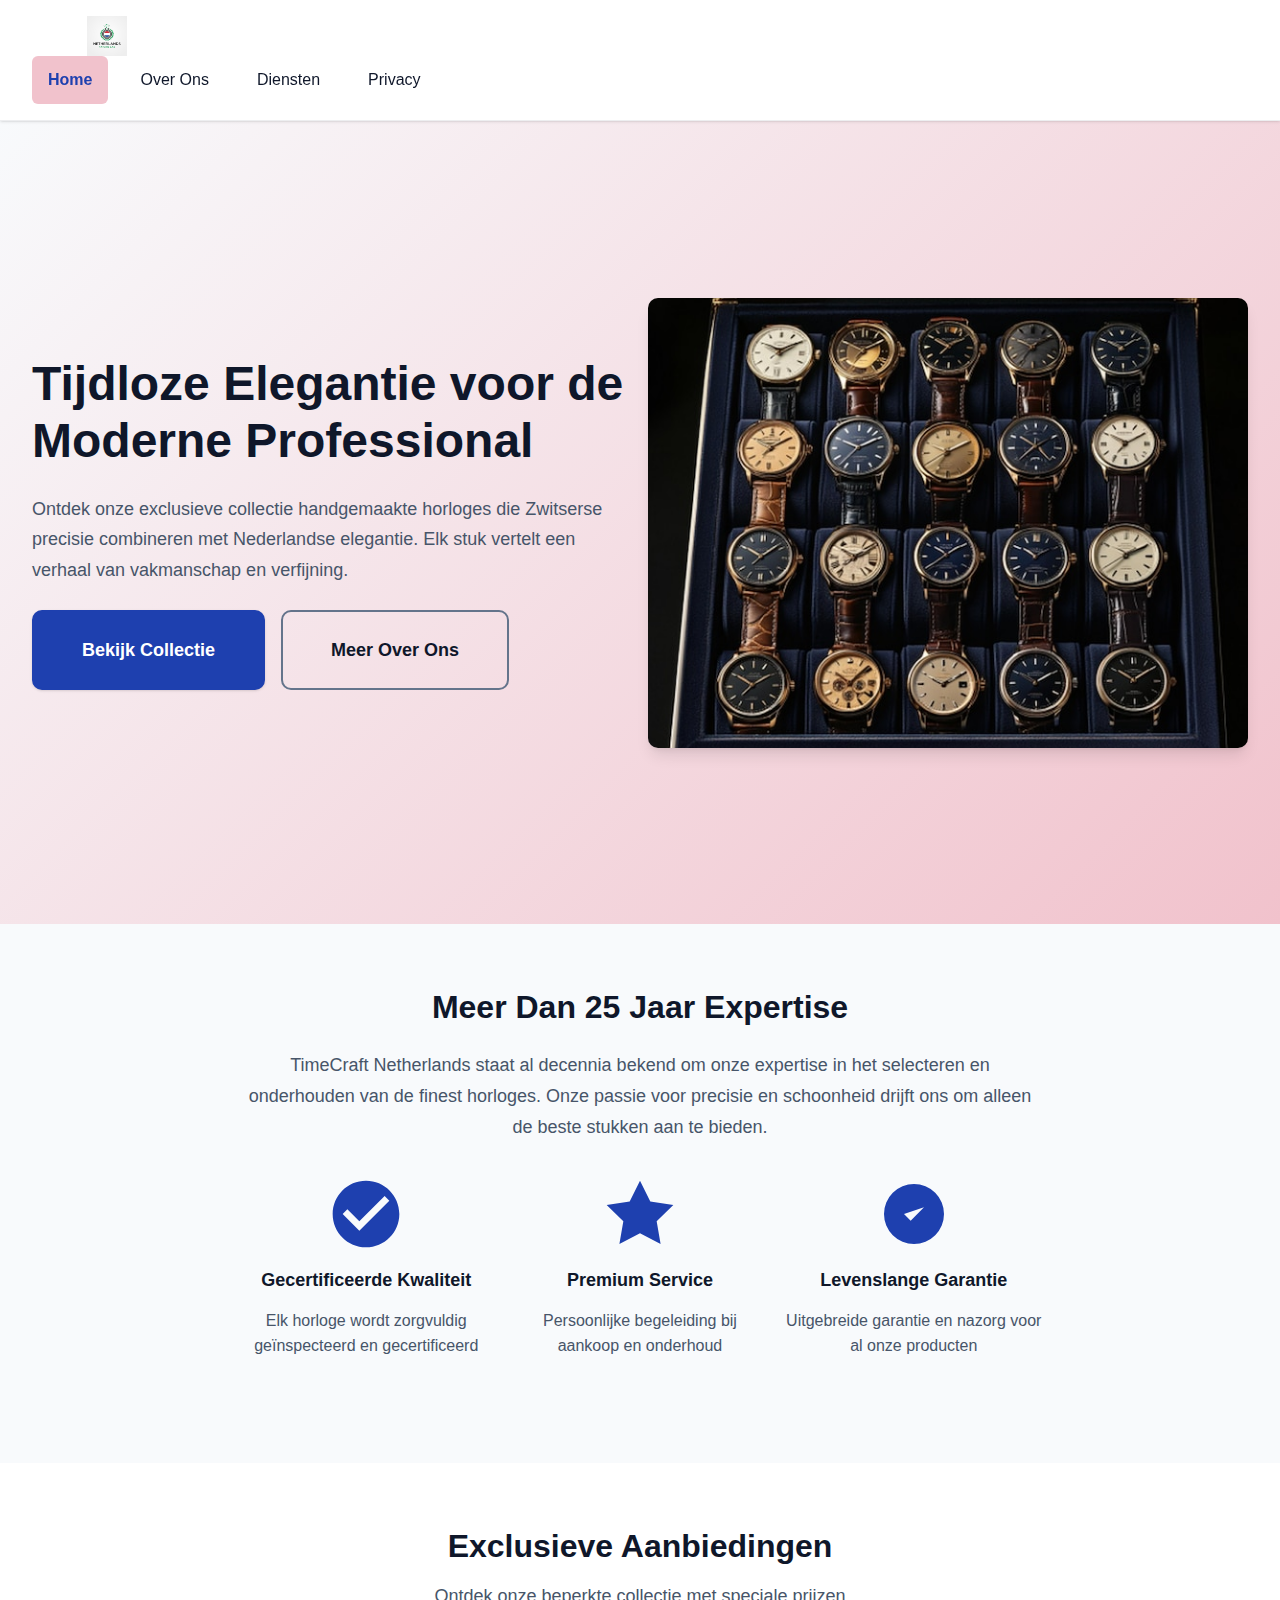
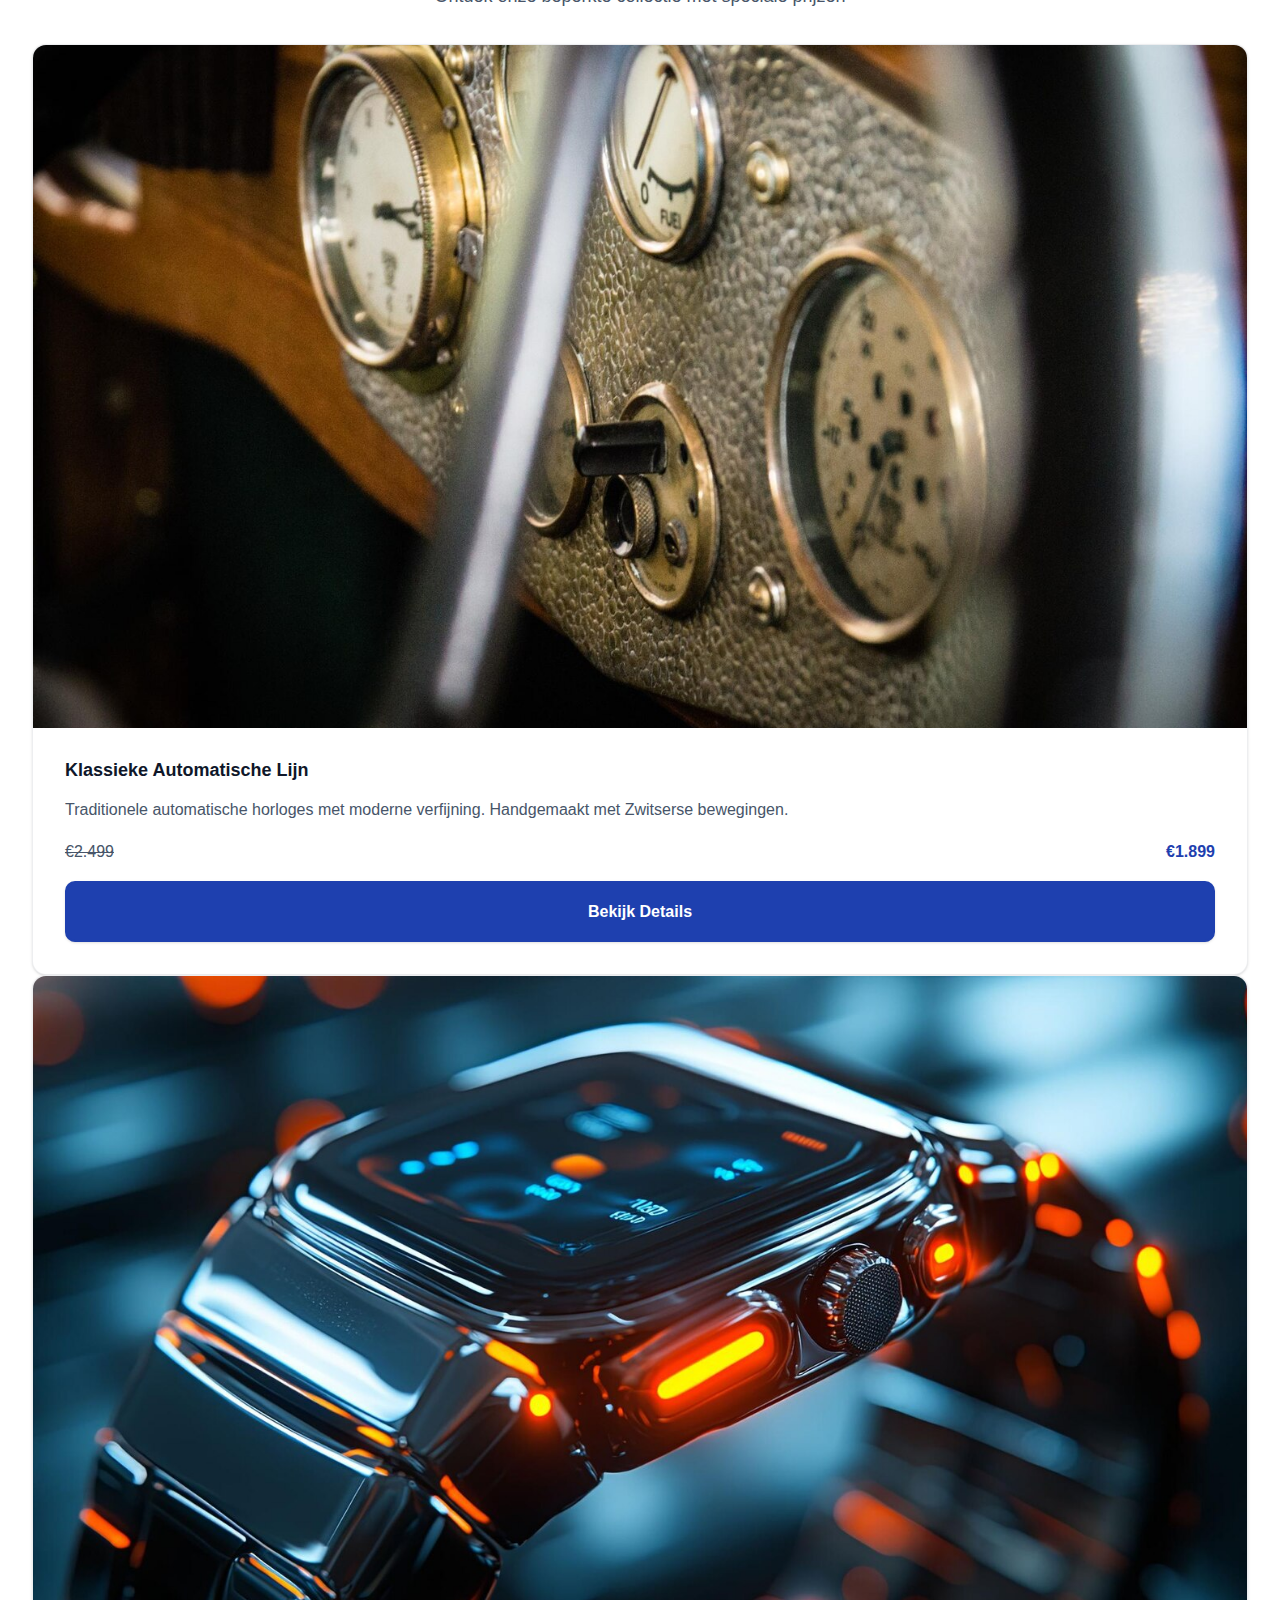
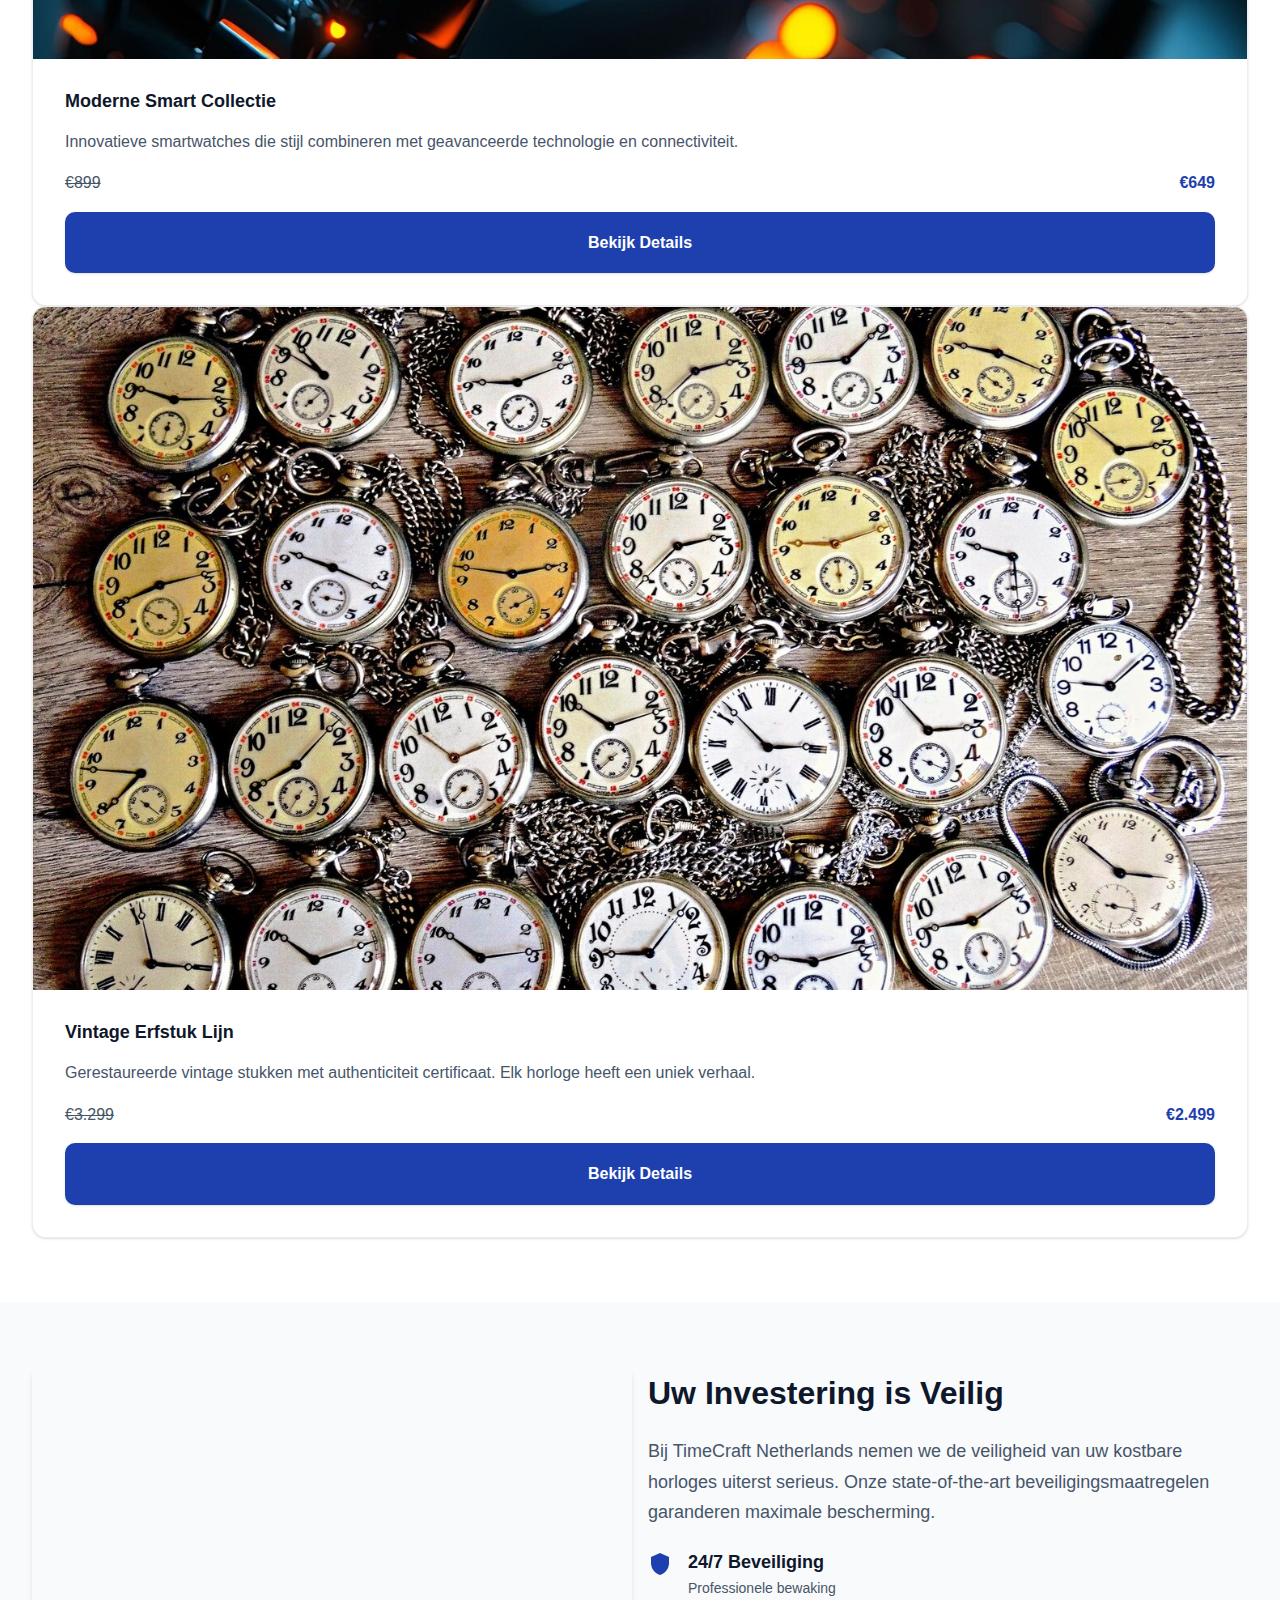
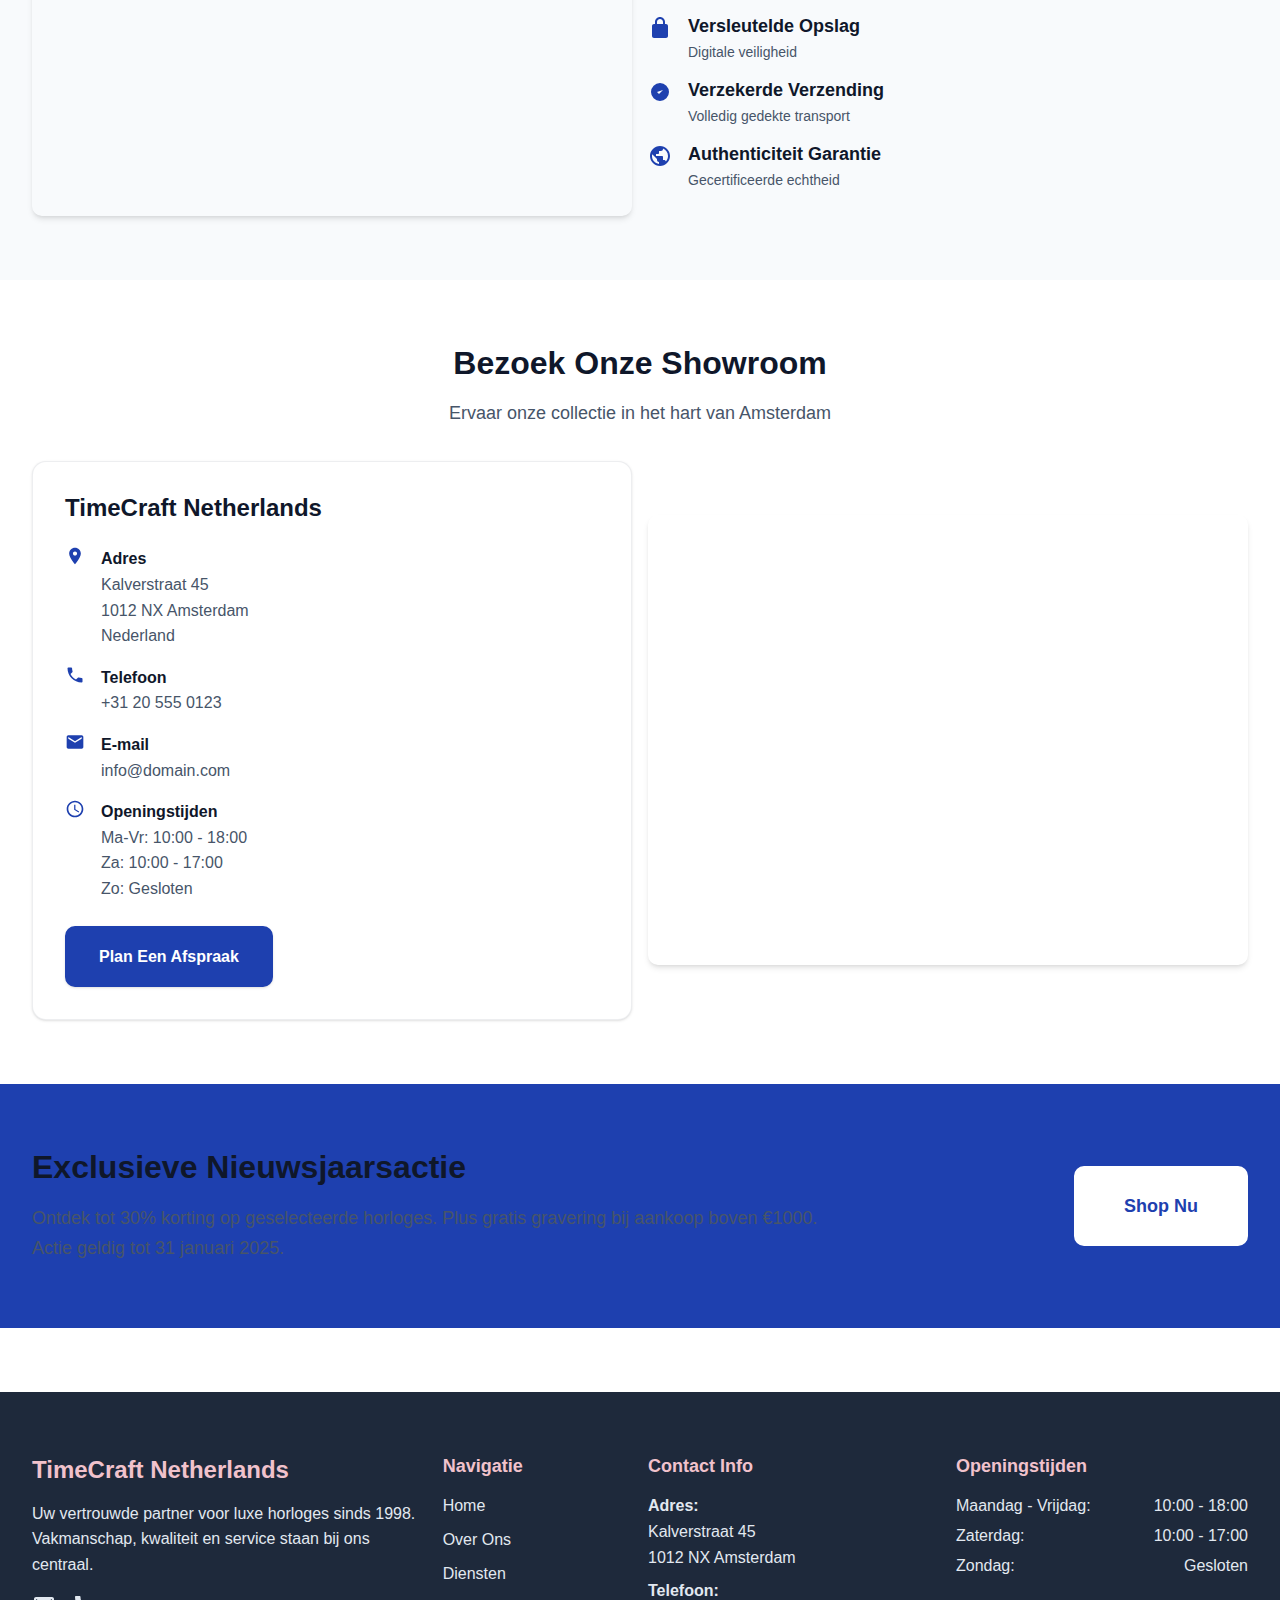
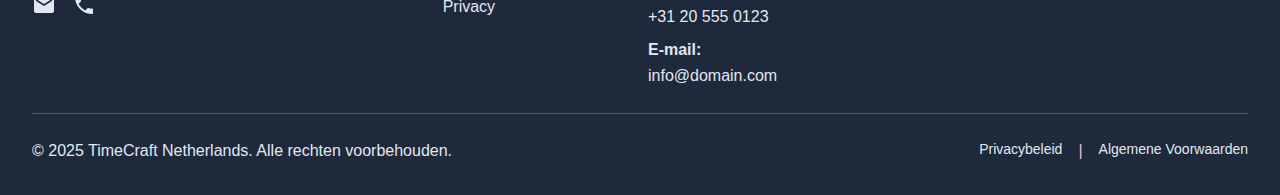
<file: index.html>
<!DOCTYPE html><html lang="nl"><head>
  <meta charset="UTF-8">
  <meta name="viewport" content="width=device-width, initial-scale=1.0">
  <title>Luxe Horloges - Premium Tijdstukken voor de Moderne Professional | TimeCraft Netherlands</title>
  <meta name="description" content="Ontdek onze exclusieve collectie luxe horloges. Handgemaakte tijdstukken met Zwitserse precisie en Nederlandse elegantie. Gratis verzending binnen Nederland.">
  <meta name="keywords" content="luxe horloges, premium tijdstukken, Zwitserse horloges, Nederlandse horlogewinkel, automatische horloges">
  <!-- Open Graph -->
  <meta property="og:title" content="Luxe Horloges - Premium Tijdstukken voor de Moderne Professional">
  <meta property="og:description" content="Ontdek onze exclusieve collectie luxe horloges. Handgemaakte tijdstukken met Zwitserse precisie en Nederlandse elegantie.">
  <meta property="og:type" content="website">
  <meta property="og:url" content="https://domain.com">
  <meta property="og:site_name" content="TimeCraft Netherlands">
  <!-- Canonical -->
  <link rel="canonical" href="https://domain.com">
  <!-- Favicon -->
  <!-- Bootstrap CSS -->
  <!-- Custom CSS -->
  <!-- AOS Animation Library -->
  <!-- JSON-LD Structured Data -->
  <link rel="stylesheet" href="style.css">
  <link rel="icon" type="image/png" href="/favicon.png">
  <link rel="apple-touch-icon" href="/apple-touch-icon.png">
 </head>
 <body>
  <header class="l-header navbar navbar-expand-md sticky-top bg-white border-bottom" id="header">
   <div class="container">
    <a class="c-logo navbar-brand" href="/" aria-label="TimeCraft Netherlands Homepage"> 
     <div class="ratio" style="--bs-aspect-ratio: calc(40 / 150 * 100%)">
      <img src="img/netherlands-nature-lab-premium-vector-logo.jpg" alt="TimeCraft Netherlands Logo" width="150" height="40" class="img-fluid">
     </div> 
    </a>
    <button class="c-nav__toggle navbar-toggler" type="button" aria-controls="nav-menu" aria-expanded="false" aria-label="Toggle navigation menu"><span class="navbar-toggler-icon"></span></button>
    <div class="collapse navbar-collapse" id="nav-menu">
     <nav class="c-nav navbar-nav ms-auto" role="navigation">
      <a class="nav-link" href="/" aria-current="page">Home</a> <a class="nav-link" href="about.html">Over Ons</a> <a class="nav-link" href="services.html">Diensten</a> <a class="nav-link" href="privacy.html">Privacy</a>
     </nav>
    </div>
   </div>
  </header>
  <main id="main-content" role="main">
   <!-- Hero Section -->
   <section class="l-hero py-4 py-md-5" style="scroll-margin-top: var(--header-h);" data-aos="fade-up">
    <div class="container">
     <div class="row align-items-center min-vh-75">
      <div class="col-lg-6" data-aos="fade-right">
       <h1 class="display-4 fw-bold text-dark mb-4">Tijdloze Elegantie voor de Moderne Professional</h1>
       <p class="lead text-muted mb-4">Ontdek onze exclusieve collectie handgemaakte horloges die Zwitserse precisie combineren met Nederlandse elegantie. Elk stuk vertelt een verhaal van vakmanschap en verfijning.</p>
       <div class="d-flex flex-column flex-sm-row gap-3">
        <a href="services.html" class="c-button btn btn-primary btn-lg">Bekijk Collectie</a> <a href="about.html" class="c-button btn btn-outline-secondary btn-lg">Meer Over Ons</a>
       </div>
      </div>
      <div class="col-lg-6" data-aos="fade-left">
       <div class="ratio ratio-4x3">
        <img src="img/21860.jpg" alt="Luxe horloge collectie, premium tijdstukken, elegante horloges" width="600" height="450" class="img-fluid rounded shadow-lg" loading="lazy">
       </div>
      </div>
     </div>
    </div>
   </section>
   <!-- About Snippet -->
   <section class="l-about-snippet py-4 py-md-5 bg-light" id="about-snippet" style="scroll-margin-top: var(--header-h);" data-aos="fade-up">
    <div class="container">
     <div class="row">
      <div class="col-lg-8 mx-auto text-center">
       <h2 class="h2 fw-bold text-dark mb-4" data-aos="fade-up">Meer Dan 25 Jaar Expertise</h2>
       <p class="lead text-muted mb-4" data-aos="fade-up" data-aos-delay="100">TimeCraft Netherlands staat al decennia bekend om onze expertise in het selecteren en onderhouden van de finest horloges. Onze passie voor precisie en schoonheid drijft ons om alleen de beste stukken aan te bieden.</p>
       <div class="row text-center mt-5">
        <div class="col-md-4 mb-4" data-aos="fade-up" data-aos-delay="200">
         <div class="ratio ratio-1x1 mx-auto mb-3" style="max-width: 80px;">
          <svg class="text-primary" fill="currentColor" viewBox="0 0 24 24">
           <path d="M12 2C6.48 2 2 6.48 2 12s4.48 10 10 10 10-4.48 10-10S17.52 2 12 2zm-2 15l-5-5 1.41-1.41L10 14.17l7.59-7.59L19 8l-9 9z"></path>
          </svg>
         </div>
         <h4 class="h5 fw-semibold">Gecertificeerde Kwaliteit</h4>
         <p class="text-muted">Elk horloge wordt zorgvuldig geïnspecteerd en gecertificeerd</p>
        </div>
        <div class="col-md-4 mb-4" data-aos="fade-up" data-aos-delay="300">
         <div class="ratio ratio-1x1 mx-auto mb-3" style="max-width: 80px;">
          <svg class="text-primary" fill="currentColor" viewBox="0 0 24 24">
           <path d="M12 2l3.09 6.26L22 9.27l-5 4.87 1.18 6.88L12 17.77l-6.18 3.25L7 14.14 2 9.27l6.91-1.01L12 2z"></path>
          </svg>
         </div>
         <h4 class="h5 fw-semibold">Premium Service</h4>
         <p class="text-muted">Persoonlijke begeleiding bij aankoop en onderhoud</p>
        </div>
        <div class="col-md-4 mb-4" data-aos="fade-up" data-aos-delay="400">
         <div class="ratio ratio-1x1 mx-auto mb-3" style="max-width: 80px;">
          <svg class="text-primary" fill="currentColor" viewBox="0 0 24 24">
           <path d="M9 12l2 2 4-4m6 2a9 9 0 11-18 0 9 9 0 0118 0z"></path>
          </svg>
         </div>
         <h4 class="h5 fw-semibold">Levenslange Garantie</h4>
         <p class="text-muted">Uitgebreide garantie en nazorg voor al onze producten</p>
        </div>
       </div>
      </div>
     </div>
    </div>
   </section>
   <!-- Special Offers -->
   <section class="l-offers py-4 py-md-5" id="special-offers" style="scroll-margin-top: var(--header-h);" data-aos="fade-up">
    <div class="container">
     <div class="text-center mb-5">
      <h2 class="h2 fw-bold text-dark mb-3" data-aos="fade-up">Exclusieve Aanbiedingen</h2>
      <p class="lead text-muted" data-aos="fade-up" data-aos-delay="100">Ontdek onze beperkte collectie met speciale prijzen</p>
     </div>
     <div class="row g-4">
      <div class="col-lg-4 col-md-6" data-aos="fade-up" data-aos-delay="200">
       <div class="c-card card h-100 shadow-sm">
        <div class="ratio ratio-16x9">
         <img src="img/close-up-vintage-car_1048944-25504856.jpg" alt="Klassieke automatische horloges, luxe tijdstukken" class="card-img-top" loading="lazy">
        </div>
        <div class="card-body d-flex flex-column">
         <h3 class="h5 card-title fw-semibold">Klassieke Automatische Lijn</h3>
         <p class="card-text text-muted flex-grow-1">Traditionele automatische horloges met moderne verfijning. Handgemaakt met Zwitserse bewegingen.</p>
         <div class="mt-auto">
          <div class="d-flex justify-content-between align-items-center mb-3">
           <span class="text-decoration-line-through text-muted">€2.499</span> <span class="h5 text-primary fw-bold mb-0">€1.899</span>
          </div>
          <a href="services.html" class="c-button btn btn-primary w-100">Bekijk Details</a>
         </div>
        </div>
       </div>
      </div>
      <div class="col-lg-4 col-md-6" data-aos="fade-up" data-aos-delay="300">
       <div class="c-card card h-100 shadow-sm">
        <div class="ratio ratio-16x9">
         <img src="img/futuristic-innovation-cuttingedge-technology-concept_926058-2956.jpg" alt="Moderne smartwatch technologie, digitale horloges" class="card-img-top" loading="lazy">
        </div>
        <div class="card-body d-flex flex-column">
         <h3 class="h5 card-title fw-semibold">Moderne Smart Collectie</h3>
         <p class="card-text text-muted flex-grow-1">Innovatieve smartwatches die stijl combineren met geavanceerde technologie en connectiviteit.</p>
         <div class="mt-auto">
          <div class="d-flex justify-content-between align-items-center mb-3">
           <span class="text-decoration-line-through text-muted">€899</span> <span class="h5 text-primary fw-bold mb-0">€649</span>
          </div>
          <a href="services.html" class="c-button btn btn-primary w-100">Bekijk Details</a>
         </div>
        </div>
       </div>
      </div>
      <div class="col-lg-4 col-md-6 mx-auto" data-aos="fade-up" data-aos-delay="400">
       <div class="c-card card h-100 shadow-sm">
        <div class="ratio ratio-16x9">
         <img src="img/directly-shot-pocket-watches-wooden-table_1048944-20110202.jpg" alt="Vintage horloge collectie, antieke tijdstukken" class="card-img-top" loading="lazy">
        </div>
        <div class="card-body d-flex flex-column">
         <h3 class="h5 card-title fw-semibold">Vintage Erfstuk Lijn</h3>
         <p class="card-text text-muted flex-grow-1">Gerestaureerde vintage stukken met authenticiteit certificaat. Elk horloge heeft een uniek verhaal.</p>
         <div class="mt-auto">
          <div class="d-flex justify-content-between align-items-center mb-3">
           <span class="text-decoration-line-through text-muted">€3.299</span> <span class="h5 text-primary fw-bold mb-0">€2.499</span>
          </div>
          <a href="services.html" class="c-button btn btn-primary w-100">Bekijk Details</a>
         </div>
        </div>
       </div>
      </div>
     </div>
    </div>
   </section>
   <!-- Security Info -->
   <section class="l-security bg-light py-4 py-md-5" id="security-info" style="scroll-margin-top: var(--header-h);" data-aos="fade-up">
    <div class="container">
     <div class="row align-items-center">
      <div class="col-lg-6" data-aos="fade-right">
       <div class="ratio ratio-4x3">
        <img src="img/25938148.jpg" alt="Veilige horloge opslag, beveiligde kluis, professionele beveiliging" width="600" height="450" class="img-fluid rounded shadow" loading="lazy">
       </div>
      </div>
      <div class="col-lg-6" data-aos="fade-left">
       <h2 class="h2 fw-bold text-dark mb-4">Uw Investering is Veilig</h2>
       <p class="lead text-muted mb-4">Bij TimeCraft Netherlands nemen we de veiligheid van uw kostbare horloges uiterst serieus. Onze state-of-the-art beveiligingsmaatregelen garanderen maximale bescherming.</p>
       <div class="row">
        <div class="col-sm-6 mb-3">
         <div class="d-flex align-items-start">
          <div class="ratio ratio-1x1 me-3" style="max-width: 24px;">
           <svg class="text-primary" fill="currentColor" viewBox="0 0 24 24">
            <path d="M12 1L3 5v6c0 5.55 3.84 10.74 9 12 5.16-1.26 9-6.45 9-12V5l-9-4z"></path>
           </svg>
          </div>
          <div>
           <h4 class="h6 fw-semibold mb-1">24/7 Beveiliging</h4>
           <p class="text-muted small mb-0">Professionele bewaking</p>
          </div>
         </div>
        </div>
        <div class="col-sm-6 mb-3">
         <div class="d-flex align-items-start">
          <div class="ratio ratio-1x1 me-3" style="max-width: 24px;">
           <svg class="text-primary" fill="currentColor" viewBox="0 0 24 24">
            <path d="M18 8h-1V6c0-2.76-2.24-5-5-5S7 3.24 7 6v2H6c-1.1 0-2 .9-2 2v10c0 1.1.9 2 2 2h12c1.1 0 2-.9 2-2V10c0-1.1-.9-2-2-2zM9 6c0-1.66 1.34-3 3-3s3 1.34 3 3v2H9V6z"></path>
           </svg>
          </div>
          <div>
           <h4 class="h6 fw-semibold mb-1">Versleutelde Opslag</h4>
           <p class="text-muted small mb-0">Digitale veiligheid</p>
          </div>
         </div>
        </div>
        <div class="col-sm-6 mb-3">
         <div class="d-flex align-items-start">
          <div class="ratio ratio-1x1 me-3" style="max-width: 24px;">
           <svg class="text-primary" fill="currentColor" viewBox="0 0 24 24">
            <path d="M9 12l2 2 4-4m6 2a9 9 0 11-18 0 9 9 0 0118 0z"></path>
           </svg>
          </div>
          <div>
           <h4 class="h6 fw-semibold mb-1">Verzekerde Verzending</h4>
           <p class="text-muted small mb-0">Volledig gedekte transport</p>
          </div>
         </div>
        </div>
        <div class="col-sm-6 mb-3">
         <div class="d-flex align-items-start">
          <div class="ratio ratio-1x1 me-3" style="max-width: 24px;">
           <svg class="text-primary" fill="currentColor" viewBox="0 0 24 24">
            <path d="M12 2C6.48 2 2 6.48 2 12s4.48 10 10 10 10-4.48 10-10S17.52 2 12 2zm-1 17.93c-3.94-.49-7-3.85-7-7.93 0-.62.08-1.21.21-1.79L9 15v1c0 1.1.9 2 2 2v1.93zm6.9-2.54c-.26-.81-1-1.39-1.9-1.39h-1v-3c0-.55-.45-1-1-1H8v-2h2c.55 0 1-.45 1-1V7h2c1.1 0 2-.9 2-2v-.41c2.93 1.19 5 4.06 5 7.41 0 2.08-.8 3.97-2.1 5.39z"></path>
           </svg>
          </div>
          <div>
           <h4 class="h6 fw-semibold mb-1">Authenticiteit Garantie</h4>
           <p class="text-muted small mb-0">Gecertificeerde echtheid</p>
          </div>
         </div>
        </div>
       </div>
      </div>
     </div>
    </div>
   </section>
   <!-- Location Map -->
   <section class="l-location py-4 py-md-5" id="location-map" style="scroll-margin-top: var(--header-h);" data-aos="fade-up">
    <div class="container">
     <div class="text-center mb-5">
      <h2 class="h2 fw-bold text-dark mb-3" data-aos="fade-up">Bezoek Onze Showroom</h2>
      <p class="lead text-muted" data-aos="fade-up" data-aos-delay="100">Ervaar onze collectie in het hart van Amsterdam</p>
     </div>
     <div class="row align-items-center">
      <div class="col-lg-6 mb-4 mb-lg-0" data-aos="fade-right">
       <div class="c-card card shadow">
        <div class="card-body p-4">
         <h3 class="h4 fw-semibold mb-4">TimeCraft Netherlands</h3>
         <div class="mb-3">
          <div class="d-flex align-items-start">
           <div class="ratio ratio-1x1 me-3" style="max-width: 20px;">
            <svg class="text-primary" fill="currentColor" viewBox="0 0 24 24">
             <path d="M12 2C8.13 2 5 5.13 5 9c0 5.25 7 13 7 13s7-7.75 7-13c0-3.87-3.13-7-7-7zm0 9.5c-1.38 0-2.5-1.12-2.5-2.5s1.12-2.5 2.5-2.5 2.5 1.12 2.5 2.5-1.12 2.5-2.5 2.5z"></path>
            </svg>
           </div>
           <div>
            <strong>Adres</strong>
            <br>
            <span class="text-muted">Kalverstraat 45 
             <br>1012 NX Amsterdam 
             <br>Nederland</span>
           </div>
          </div>
         </div>
         <div class="mb-3">
          <div class="d-flex align-items-start">
           <div class="ratio ratio-1x1 me-3" style="max-width: 20px;">
            <svg class="text-primary" fill="currentColor" viewBox="0 0 24 24">
             <path d="M6.62 10.79c1.44 2.83 3.76 5.14 6.59 6.59l2.2-2.2c.27-.27.67-.36 1.02-.24 1.12.37 2.33.57 3.57.57.55 0 1 .45 1 1V20c0 .55-.45 1-1 1-9.39 0-17-7.61-17-17 0-.55.45-1 1-1h3.5c.55 0 1 .45 1 1 0 1.25.2 2.45.57 3.57.11.35.03.74-.25 1.02l-2.2 2.2z"></path>
            </svg>
           </div>
           <div>
            <strong>Telefoon</strong>
            <br>
            <a href="tel:+31205550123" class="text-muted text-decoration-none">+31 20 555 0123</a>
           </div>
          </div>
         </div>
         <div class="mb-3">
          <div class="d-flex align-items-start">
           <div class="ratio ratio-1x1 me-3" style="max-width: 20px;">
            <svg class="text-primary" fill="currentColor" viewBox="0 0 24 24">
             <path d="M20 4H4c-1.1 0-1.99.9-1.99 2L2 18c0 1.1.9 2 2 2h16c1.1 0 2-.9 2-2V6c0-1.1-.9-2-2-2zm0 4l-8 5-8-5V6l8 5 8-5v2z"></path>
            </svg>
           </div>
           <div>
            <strong>E-mail</strong>
            <br>
            <a href="mailto:info@domain.com" class="text-muted text-decoration-none">info@domain.com</a>
           </div>
          </div>
         </div>
         <div class="mb-4">
          <div class="d-flex align-items-start">
           <div class="ratio ratio-1x1 me-3" style="max-width: 20px;">
            <svg class="text-primary" fill="currentColor" viewBox="0 0 24 24">
             <path d="M11.99 2C6.47 2 2 6.48 2 12s4.47 10 9.99 10C17.52 22 22 17.52 22 12S17.52 2 11.99 2zM12 20c-4.42 0-8-3.58-8-8s3.58-8 8-8 8 3.58 8 8-3.58 8-8 8z"></path> <path d="M12.5 7H11v6l5.25 3.15.75-1.23-4.5-2.67z"></path>
            </svg>
           </div>
           <div>
            <strong>Openingstijden</strong>
            <br>
            <span class="text-muted"> Ma-Vr: 10:00 - 18:00 
             <br> Za: 10:00 - 17:00 
             <br> Zo: Gesloten </span>
           </div>
          </div>
         </div>
         <a href="services.html" class="c-button btn btn-primary">Plan Een Afspraak</a>
        </div>
       </div>
      </div>
      <div class="col-lg-6" data-aos="fade-left">
       <div class="ratio ratio-4x3 rounded overflow-hidden shadow">
        <img src="img/29959.jpg" alt="Amsterdam horlogewinkel locatie, Kalverstraat showroom" width="600" height="450" class="img-fluid" style="object-fit: cover;" loading="lazy">
       </div>
      </div>
     </div>
    </div>
   </section>
   <!-- Promo Banner -->
   <section class="l-promo-banner py-4 py-md-5 bg-primary text-white" id="promo-banner" style="scroll-margin-top: var(--header-h);" data-aos="fade-up">
    <div class="container">
     <div class="row align-items-center text-center text-lg-start">
      <div class="col-lg-8">
       <h2 class="h2 fw-bold mb-3" data-aos="fade-right">Exclusieve Nieuwsjaarsactie</h2>
       <p class="lead mb-4 mb-lg-0" data-aos="fade-right" data-aos-delay="100">Ontdek tot 30% korting op geselecteerde horloges. Plus gratis gravering bij aankoop boven €1000. Actie geldig tot 31 januari 2025.</p>
      </div>
      <div class="col-lg-4 text-lg-end" data-aos="fade-left" data-aos-delay="200">
       <a href="services.html" class="c-button btn btn-light btn-lg">Shop Nu</a>
      </div>
     </div>
    </div>
   </section>
  </main>
  <!-- Bootstrap JS -->
  <!-- AOS Animation Library -->
  <!-- Custom JS -->
  <footer class="l-footer bg-dark text-white py-4 py-md-5" role="contentinfo">
   <div class="container">
    <div class="row">
     <div class="col-lg-4 mb-4 mb-lg-0">
      <h3 class="h5 fw-semibold mb-3">TimeCraft Netherlands</h3>
      <p class="text-light mb-3">Uw vertrouwde partner voor luxe horloges sinds 1998. Vakmanschap, kwaliteit en service staan bij ons centraal.</p>
      <div class="d-flex gap-3">
       <a href="mailto:info@domain.com" class="text-light" aria-label="E-mail contact"> 
        <div class="ratio ratio-1x1" style="max-width: 24px;">
         <svg fill="currentColor" viewBox="0 0 24 24">
          <path d="M20 4H4c-1.1 0-1.99.9-1.99 2L2 18c0 1.1.9 2 2 2h16c1.1 0 2-.9 2-2V6c0-1.1-.9-2-2-2zm0 4l-8 5-8-5V6l8 5 8-5v2z"></path>
         </svg>
        </div> 
       </a> <a href="tel:+31205550123" class="text-light" aria-label="Telefoon contact"> 
        <div class="ratio ratio-1x1" style="max-width: 24px;">
         <svg fill="currentColor" viewBox="0 0 24 24">
          <path d="M6.62 10.79c1.44 2.83 3.76 5.14 6.59 6.59l2.2-2.2c.27-.27.67-.36 1.02-.24 1.12.37 2.33.57 3.57.57.55 0 1 .45 1 1V20c0 .55-.45 1-1 1-9.39 0-17-7.61-17-17 0-.55.45-1 1-1h3.5c.55 0 1 .45 1 1 0 1.25.2 2.45.57 3.57.11.35.03.74-.25 1.02l-2.2 2.2z"></path>
         </svg>
        </div> 
       </a>
      </div>
     </div>
     <div class="col-lg-2 col-md-6 mb-4 mb-lg-0">
      <h4 class="h6 fw-semibold mb-3">Navigatie</h4>
      <nav class="d-flex flex-column gap-2">
       <a href="/" class="text-light text-decoration-none">Home</a> <a href="about.html" class="text-light text-decoration-none">Over Ons</a> <a href="services.html" class="text-light text-decoration-none">Diensten</a> <a href="privacy.html" class="text-light text-decoration-none">Privacy</a>
      </nav>
     </div>
     <div class="col-lg-3 col-md-6 mb-4 mb-lg-0">
      <h4 class="h6 fw-semibold mb-3">Contact Info</h4>
      <address class="text-light mb-0">
       <div class="mb-2">
        <strong>Adres:</strong>
        <br>
        Kalverstraat 45
        <br>
        1012 NX Amsterdam
       </div>
       <div class="mb-2">
        <strong>Telefoon:</strong>
        <br>
        <a href="tel:+31205550123" class="text-light text-decoration-none">+31 20 555 0123</a>
       </div>
       <div>
        <strong>E-mail:</strong>
        <br>
        <a href="mailto:info@domain.com" class="text-light text-decoration-none">info@domain.com</a>
       </div>
      </address>
     </div>
     <div class="col-lg-3">
      <h4 class="h6 fw-semibold mb-3">Openingstijden</h4>
      <div class="text-light">
       <div class="d-flex justify-content-between mb-1">
        <span>Maandag - Vrijdag:</span> <span>10:00 - 18:00</span>
       </div>
       <div class="d-flex justify-content-between mb-1">
        <span>Zaterdag:</span> <span>10:00 - 17:00</span>
       </div>
       <div class="d-flex justify-content-between">
        <span>Zondag:</span> <span>Gesloten</span>
       </div>
      </div>
     </div>
    </div>
    <hr class="my-4 border-secondary">
    <div class="row align-items-center">
     <div class="col-md-6 text-center text-md-start mb-3 mb-md-0">
      <p class="text-light mb-0">© 2025 TimeCraft Netherlands. Alle rechten voorbehouden.</p>
     </div>
     <div class="col-md-6 text-center text-md-end">
      <nav class="d-flex justify-content-center justify-content-md-end gap-3">
       <a href="privacy.html" class="text-light text-decoration-none small">Privacybeleid</a> <span class="text-secondary">|</span> <a href="services.html" class="text-light text-decoration-none small">Algemene Voorwaarden</a>
      </nav>
     </div>
    </div>
   </div>
  </footer>
  <script src="script.js" defer=""></script>
 
</body></html>
</file>
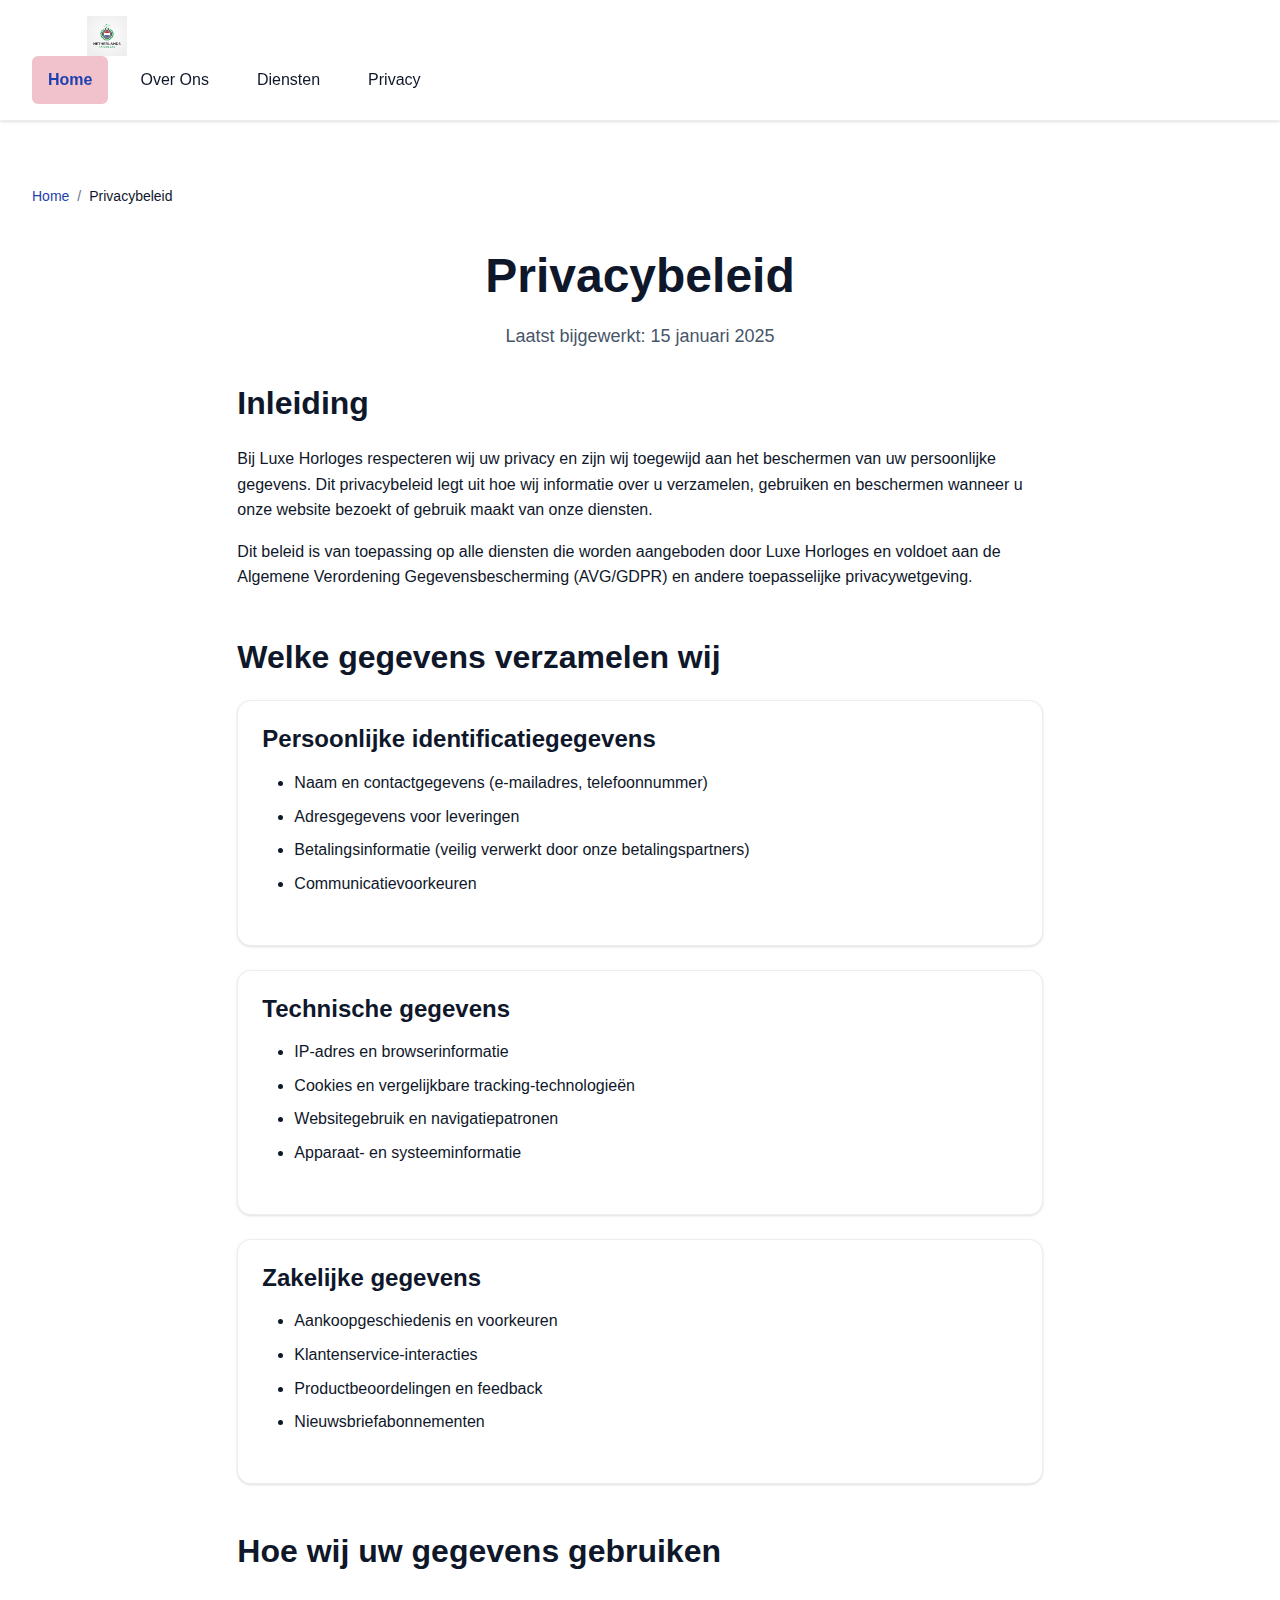
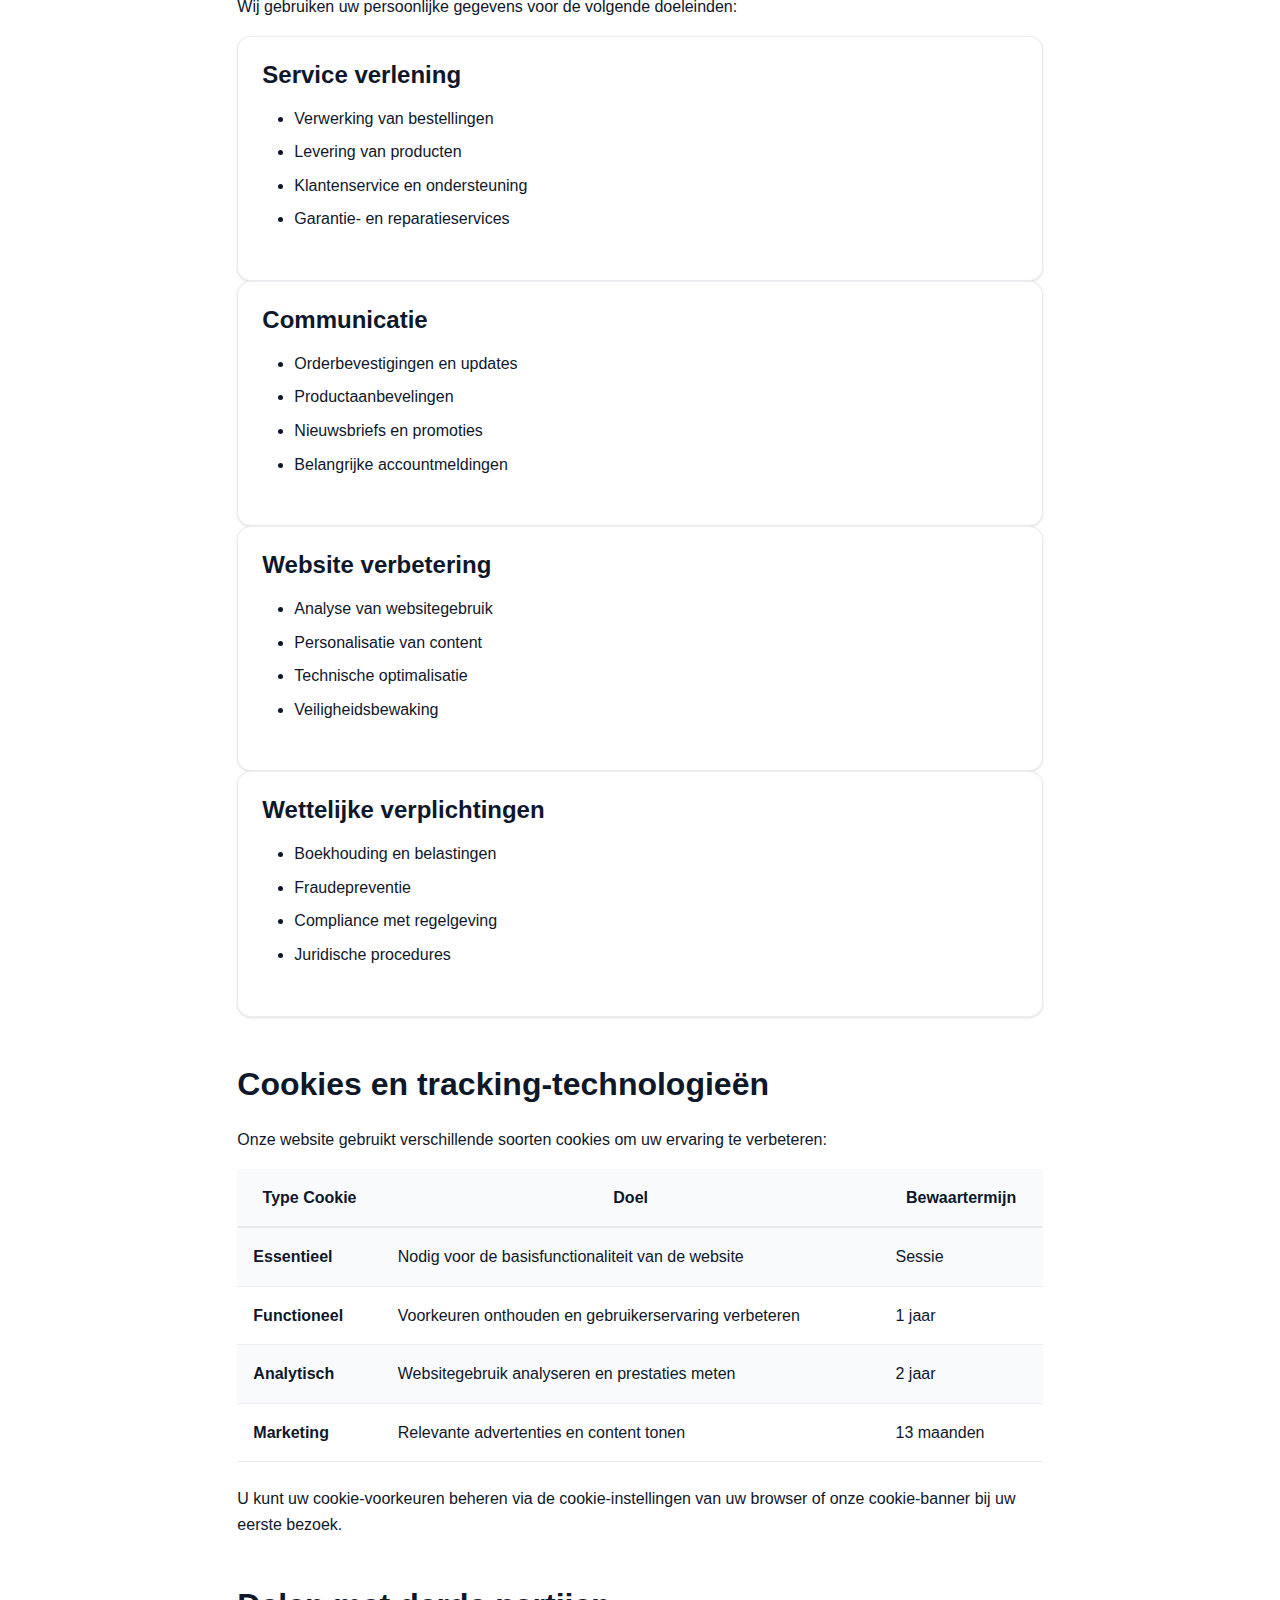
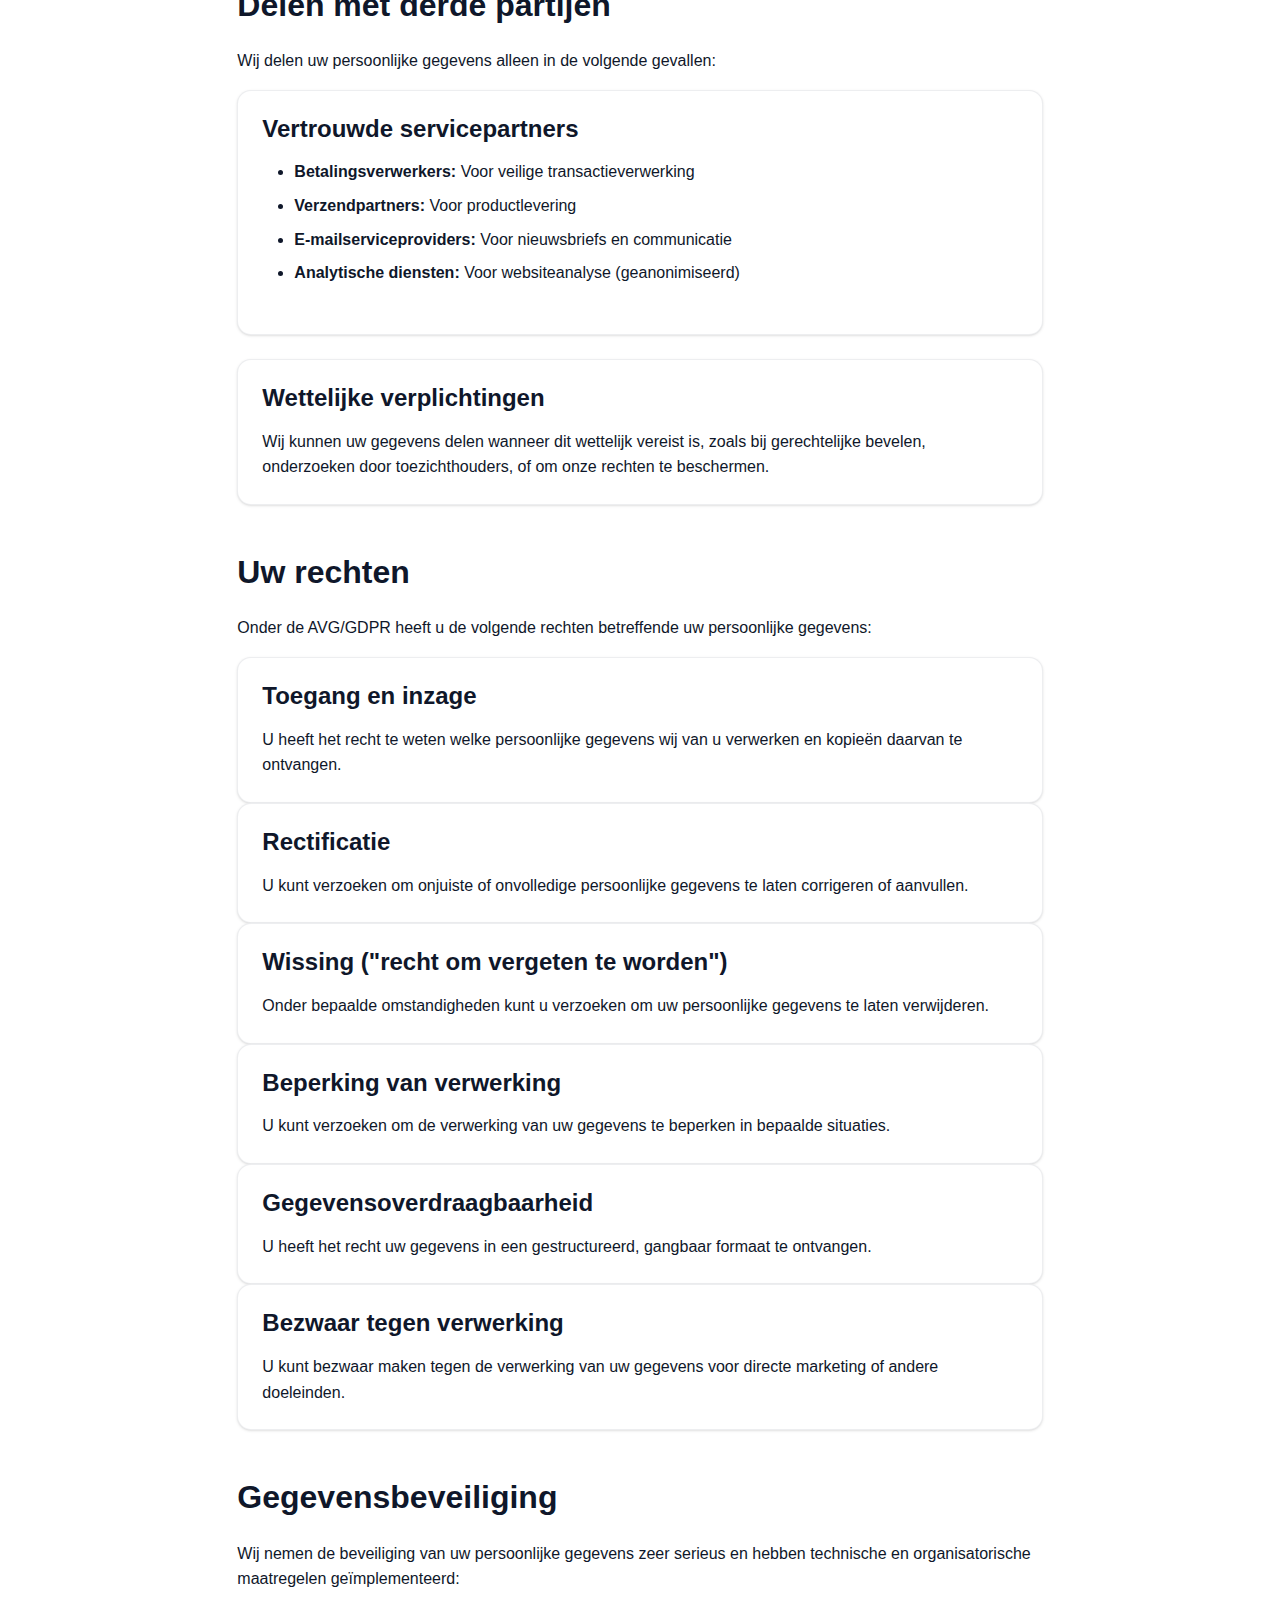
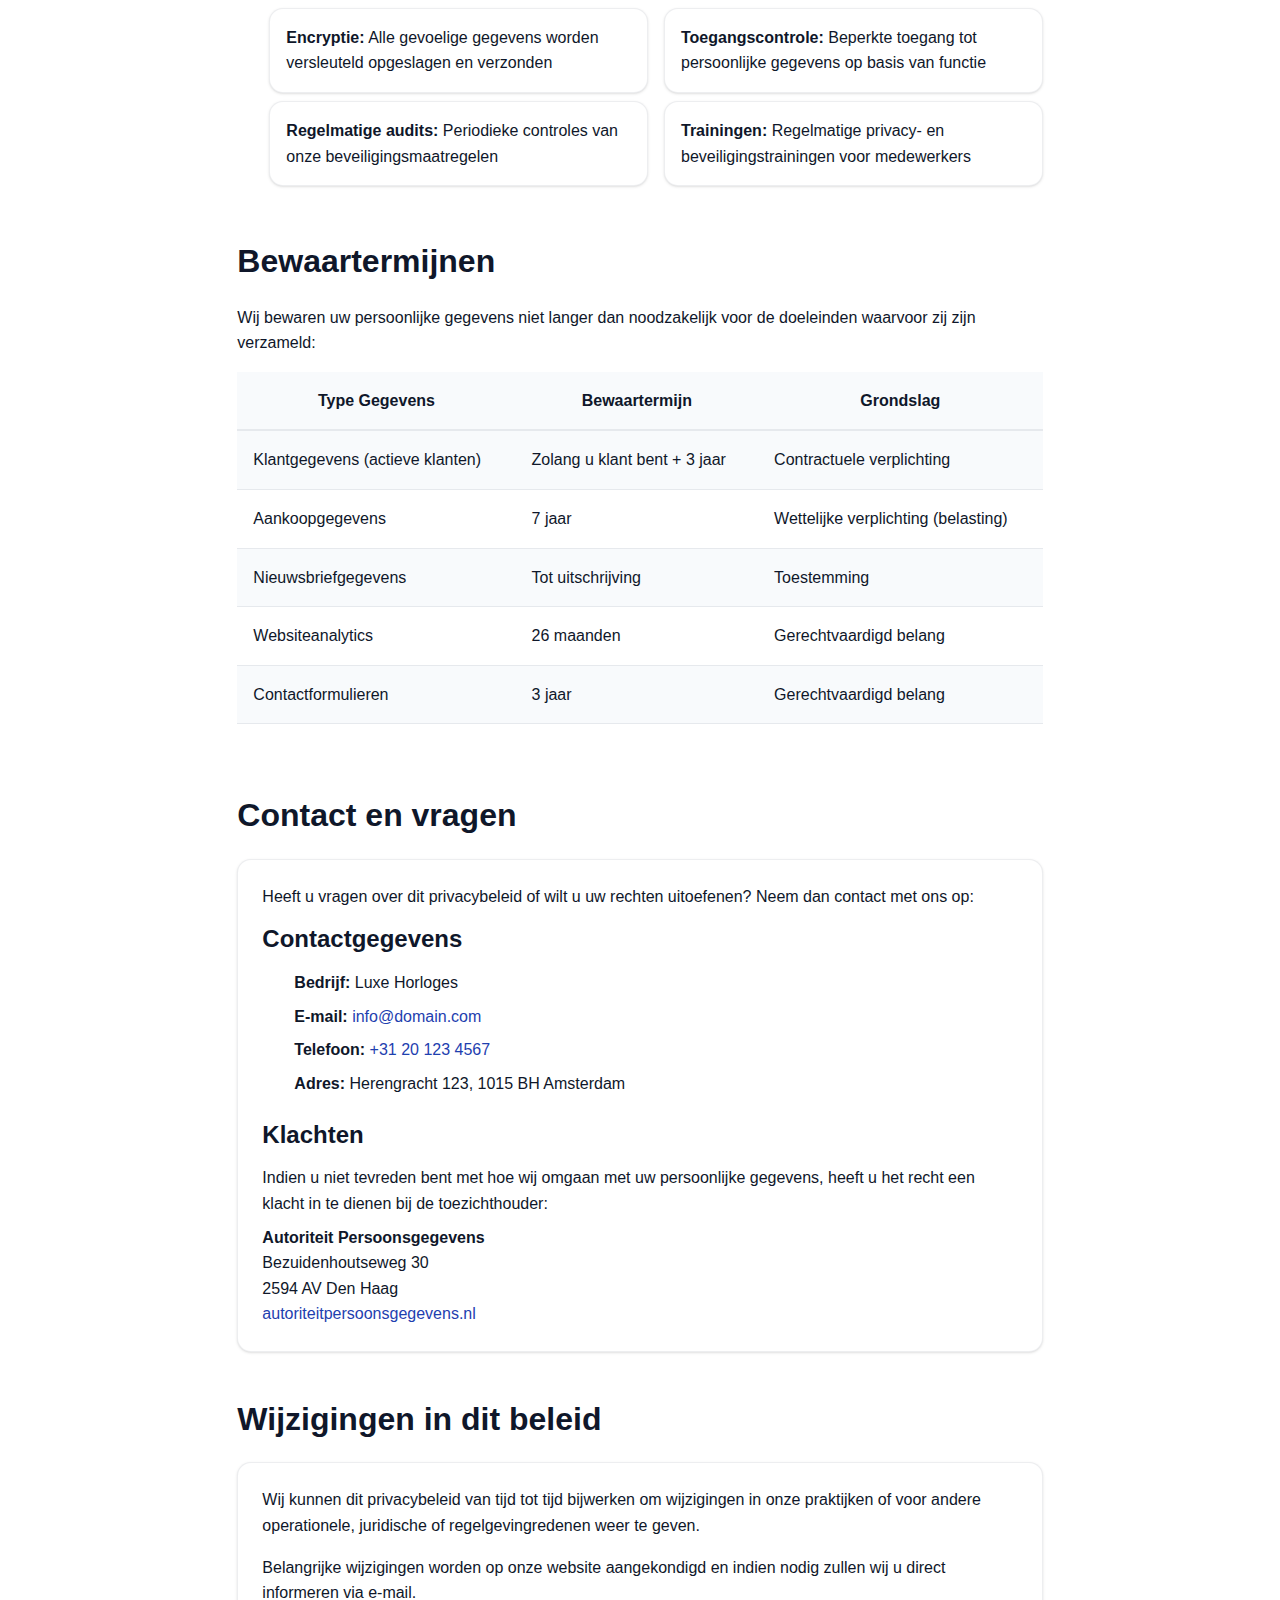
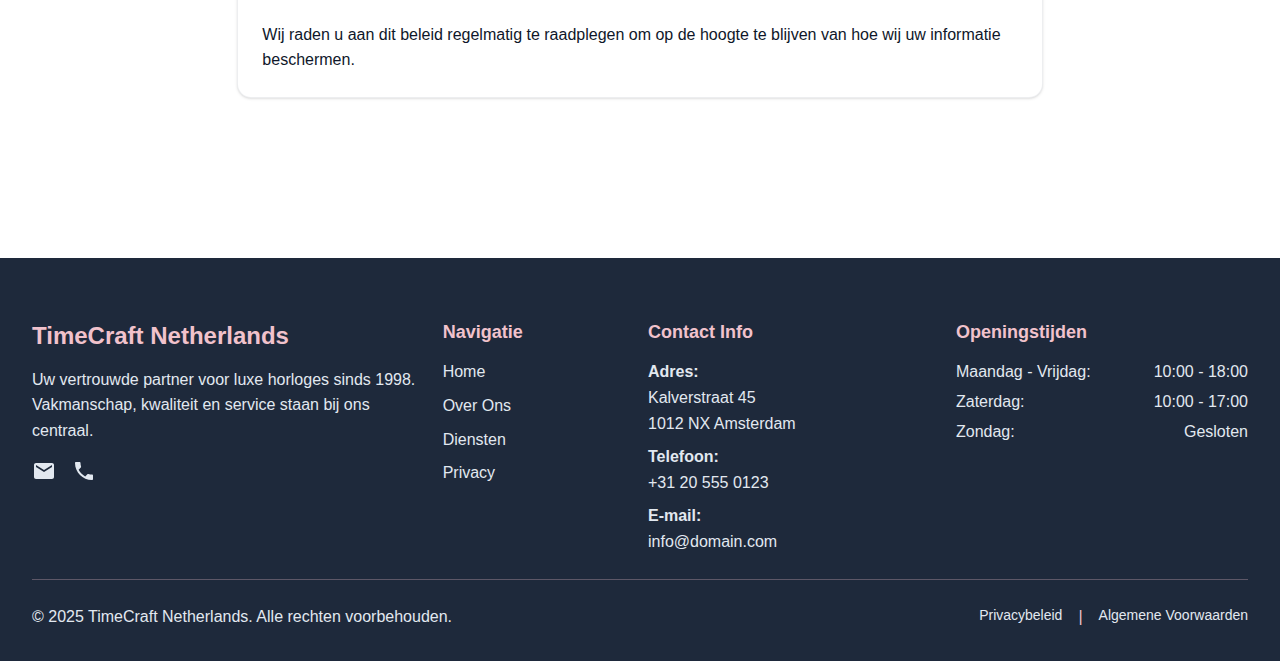
<file: privacy.html>
<!DOCTYPE html><html lang="nl"><head>
  <meta charset="UTF-8">
  <meta name="viewport" content="width=device-width, initial-scale=1.0">
  <title>Privacybeleid - Luxe Horloges</title>
  <meta name="description" content="Privacybeleid van Luxe Horloges. Lees hoe wij uw persoonlijke gegevens verzamelen, gebruiken en beschermen volgens de GDPR-wetgeving.">
  <meta property="og:title" content="Privacybeleid - Luxe Horloges">
  <meta property="og:description" content="Privacybeleid van Luxe Horloges. Lees hoe wij uw persoonlijke gegevens verzamelen, gebruiken en beschermen volgens de GDPR-wetgeving.">
  <meta property="og:type" content="website">
  <meta property="og:url" content="https://domain.com/privacy.html">
  <link rel="canonical" href="https://domain.com/privacy.html">
  <link rel="stylesheet" href="style.css">
  <link rel="icon" type="image/png" href="/favicon.png">
  <link rel="apple-touch-icon" href="/apple-touch-icon.png">
 </head>
 <body>
  <header class="l-header navbar navbar-expand-md sticky-top bg-white border-bottom" id="header">
   <div class="container">
    <a class="c-logo navbar-brand" href="/" aria-label="TimeCraft Netherlands Homepage"> 
     <div class="ratio" style="--bs-aspect-ratio: calc(40 / 150 * 100%)">
      <img src="img/netherlands-nature-lab-premium-vector-logo.jpg" alt="TimeCraft Netherlands Logo" width="150" height="40" class="img-fluid">
     </div> 
    </a>
    <button class="c-nav__toggle navbar-toggler" type="button" aria-controls="nav-menu" aria-expanded="false" aria-label="Toggle navigation menu"><span class="navbar-toggler-icon"></span></button>
    <div class="collapse navbar-collapse" id="nav-menu">
     <nav class="c-nav navbar-nav ms-auto" role="navigation">
      <a class="nav-link" href="/" aria-current="page">Home</a> <a class="nav-link" href="about.html">Over Ons</a> <a class="nav-link" href="services.html">Diensten</a> <a class="nav-link" href="privacy.html">Privacy</a>
     </nav>
    </div>
   </div>
  </header>
  <main>
   <div class="container py-4 py-md-5">
    <nav aria-label="breadcrumb">
     <ol class="breadcrumb">
      <li class="breadcrumb-item"><a href="index.html">Home</a></li>
      <li class="breadcrumb-item active" aria-current="page">Privacybeleid</li>
     </ol>
    </nav>
    <div class="row justify-content-center">
     <div class="col-lg-8">
      <article class="c-content">
       <header class="text-center mb-5">
        <h1 class="display-4 mb-3">Privacybeleid</h1>
        <p class="lead text-muted">Laatst bijgewerkt: 15 januari 2025</p>
       </header>
       <section class="mb-5">
        <h2 class="h3 mb-4">Inleiding</h2>
        <p>Bij Luxe Horloges respecteren wij uw privacy en zijn wij toegewijd aan het beschermen van uw persoonlijke gegevens. Dit privacybeleid legt uit hoe wij informatie over u verzamelen, gebruiken en beschermen wanneer u onze website bezoekt of gebruik maakt van onze diensten.</p>
        <p>Dit beleid is van toepassing op alle diensten die worden aangeboden door Luxe Horloges en voldoet aan de Algemene Verordening Gegevensbescherming (AVG/GDPR) en andere toepasselijke privacywetgeving.</p>
       </section>
       <section class="mb-5">
        <h2 class="h3 mb-4">Welke gegevens verzamelen wij</h2>
        <div class="c-card p-4 mb-4">
         <h3 class="h5 mb-3">Persoonlijke identificatiegegevens</h3>
         <ul class="mb-0">
          <li>Naam en contactgegevens (e-mailadres, telefoonnummer)</li>
          <li>Adresgegevens voor leveringen</li>
          <li>Betalingsinformatie (veilig verwerkt door onze betalingspartners)</li>
          <li>Communicatievoorkeuren</li>
         </ul>
        </div>
        <div class="c-card p-4 mb-4">
         <h3 class="h5 mb-3">Technische gegevens</h3>
         <ul class="mb-0">
          <li>IP-adres en browserinformatie</li>
          <li>Cookies en vergelijkbare tracking-technologieën</li>
          <li>Websitegebruik en navigatiepatronen</li>
          <li>Apparaat- en systeeminformatie</li>
         </ul>
        </div>
        <div class="c-card p-4">
         <h3 class="h5 mb-3">Zakelijke gegevens</h3>
         <ul class="mb-0">
          <li>Aankoopgeschiedenis en voorkeuren</li>
          <li>Klantenservice-interacties</li>
          <li>Productbeoordelingen en feedback</li>
          <li>Nieuwsbriefabonnementen</li>
         </ul>
        </div>
       </section>
       <section class="mb-5">
        <h2 class="h3 mb-4">Hoe wij uw gegevens gebruiken</h2>
        <p>Wij gebruiken uw persoonlijke gegevens voor de volgende doeleinden:</p>
        <div class="row g-4">
         <div class="col-md-6">
          <div class="c-card h-100 p-4">
           <h3 class="h5 mb-3">Service verlening</h3>
           <ul class="mb-0">
            <li>Verwerking van bestellingen</li>
            <li>Levering van producten</li>
            <li>Klantenservice en ondersteuning</li>
            <li>Garantie- en reparatieservices</li>
           </ul>
          </div>
         </div>
         <div class="col-md-6">
          <div class="c-card h-100 p-4">
           <h3 class="h5 mb-3">Communicatie</h3>
           <ul class="mb-0">
            <li>Orderbevestigingen en updates</li>
            <li>Productaanbevelingen</li>
            <li>Nieuwsbriefs en promoties</li>
            <li>Belangrijke accountmeldingen</li>
           </ul>
          </div>
         </div>
         <div class="col-md-6">
          <div class="c-card h-100 p-4">
           <h3 class="h5 mb-3">Website verbetering</h3>
           <ul class="mb-0">
            <li>Analyse van websitegebruik</li>
            <li>Personalisatie van content</li>
            <li>Technische optimalisatie</li>
            <li>Veiligheidsbewaking</li>
           </ul>
          </div>
         </div>
         <div class="col-md-6">
          <div class="c-card h-100 p-4">
           <h3 class="h5 mb-3">Wettelijke verplichtingen</h3>
           <ul class="mb-0">
            <li>Boekhouding en belastingen</li>
            <li>Fraudepreventie</li>
            <li>Compliance met regelgeving</li>
            <li>Juridische procedures</li>
           </ul>
          </div>
         </div>
        </div>
       </section>
       <section class="mb-5">
        <h2 class="h3 mb-4">Cookies en tracking-technologieën</h2>
        <p>Onze website gebruikt verschillende soorten cookies om uw ervaring te verbeteren:</p>
        <div class="table-responsive">
         <table class="table table-striped">
          <thead>
           <tr>
            <th>Type Cookie</th>
            <th>Doel</th>
            <th>Bewaartermijn</th>
           </tr>
          </thead>
          <tbody>
           <tr>
            <td><strong>Essentieel</strong></td>
            <td>Nodig voor de basisfunctionaliteit van de website</td>
            <td>Sessie</td>
           </tr>
           <tr>
            <td><strong>Functioneel</strong></td>
            <td>Voorkeuren onthouden en gebruikerservaring verbeteren</td>
            <td>1 jaar</td>
           </tr>
           <tr>
            <td><strong>Analytisch</strong></td>
            <td>Websitegebruik analyseren en prestaties meten</td>
            <td>2 jaar</td>
           </tr>
           <tr>
            <td><strong>Marketing</strong></td>
            <td>Relevante advertenties en content tonen</td>
            <td>13 maanden</td>
           </tr>
          </tbody>
         </table>
        </div>
        <p>U kunt uw cookie-voorkeuren beheren via de cookie-instellingen van uw browser of onze cookie-banner bij uw eerste bezoek.</p>
       </section>
       <section class="mb-5">
        <h2 class="h3 mb-4">Delen met derde partijen</h2>
        <p>Wij delen uw persoonlijke gegevens alleen in de volgende gevallen:</p>
        <div class="c-card p-4 mb-4">
         <h3 class="h5 mb-3">Vertrouwde servicepartners</h3>
         <ul>
          <li><strong>Betalingsverwerkers:</strong> Voor veilige transactieverwerking</li>
          <li><strong>Verzendpartners:</strong> Voor productlevering</li>
          <li><strong>E-mailserviceproviders:</strong> Voor nieuwsbriefs en communicatie</li>
          <li><strong>Analytische diensten:</strong> Voor websiteanalyse (geanonimiseerd)</li>
         </ul>
        </div>
        <div class="c-card p-4">
         <h3 class="h5 mb-3">Wettelijke verplichtingen</h3>
         <p class="mb-0">Wij kunnen uw gegevens delen wanneer dit wettelijk vereist is, zoals bij gerechtelijke bevelen, onderzoeken door toezichthouders, of om onze rechten te beschermen.</p>
        </div>
       </section>
       <section class="mb-5">
        <h2 class="h3 mb-4">Uw rechten</h2>
        <p>Onder de AVG/GDPR heeft u de volgende rechten betreffende uw persoonlijke gegevens:</p>
        <div class="row g-4">
         <div class="col-md-6">
          <div class="c-card h-100 p-4">
           <h3 class="h5 mb-3">Toegang en inzage</h3>
           <p class="mb-0">U heeft het recht te weten welke persoonlijke gegevens wij van u verwerken en kopieën daarvan te ontvangen.</p>
          </div>
         </div>
         <div class="col-md-6">
          <div class="c-card h-100 p-4">
           <h3 class="h5 mb-3">Rectificatie</h3>
           <p class="mb-0">U kunt verzoeken om onjuiste of onvolledige persoonlijke gegevens te laten corrigeren of aanvullen.</p>
          </div>
         </div>
         <div class="col-md-6">
          <div class="c-card h-100 p-4">
           <h3 class="h5 mb-3">Wissing ("recht om vergeten te worden")</h3>
           <p class="mb-0">Onder bepaalde omstandigheden kunt u verzoeken om uw persoonlijke gegevens te laten verwijderen.</p>
          </div>
         </div>
         <div class="col-md-6">
          <div class="c-card h-100 p-4">
           <h3 class="h5 mb-3">Beperking van verwerking</h3>
           <p class="mb-0">U kunt verzoeken om de verwerking van uw gegevens te beperken in bepaalde situaties.</p>
          </div>
         </div>
         <div class="col-md-6">
          <div class="c-card h-100 p-4">
           <h3 class="h5 mb-3">Gegevensoverdraagbaarheid</h3>
           <p class="mb-0">U heeft het recht uw gegevens in een gestructureerd, gangbaar formaat te ontvangen.</p>
          </div>
         </div>
         <div class="col-md-6">
          <div class="c-card h-100 p-4">
           <h3 class="h5 mb-3">Bezwaar tegen verwerking</h3>
           <p class="mb-0">U kunt bezwaar maken tegen de verwerking van uw gegevens voor directe marketing of andere doeleinden.</p>
          </div>
         </div>
        </div>
       </section>
       <section class="mb-5">
        <h2 class="h3 mb-4">Gegevensbeveiliging</h2>
        <p>Wij nemen de beveiliging van uw persoonlijke gegevens zeer serieus en hebben technische en organisatorische maatregelen geïmplementeerd:</p>
        <ul class="row g-3 list-unstyled">
         <li class="col-md-6">
          <div class="c-card p-3 h-100">
           <strong>Encryptie:</strong> Alle gevoelige gegevens worden versleuteld opgeslagen en verzonden
          </div>
         </li>
         <li class="col-md-6">
          <div class="c-card p-3 h-100">
           <strong>Toegangscontrole:</strong> Beperkte toegang tot persoonlijke gegevens op basis van functie
          </div>
         </li>
         <li class="col-md-6">
          <div class="c-card p-3 h-100">
           <strong>Regelmatige audits:</strong> Periodieke controles van onze beveiligingsmaatregelen
          </div>
         </li>
         <li class="col-md-6">
          <div class="c-card p-3 h-100">
           <strong>Trainingen:</strong> Regelmatige privacy- en beveiligingstrainingen voor medewerkers
          </div>
         </li>
        </ul>
       </section>
       <section class="mb-5">
        <h2 class="h3 mb-4">Bewaartermijnen</h2>
        <p>Wij bewaren uw persoonlijke gegevens niet langer dan noodzakelijk voor de doeleinden waarvoor zij zijn verzameld:</p>
        <div class="table-responsive">
         <table class="table table-striped">
          <thead>
           <tr>
            <th>Type Gegevens</th>
            <th>Bewaartermijn</th>
            <th>Grondslag</th>
           </tr>
          </thead>
          <tbody>
           <tr>
            <td>Klantgegevens (actieve klanten)</td>
            <td>Zolang u klant bent + 3 jaar</td>
            <td>Contractuele verplichting</td>
           </tr>
           <tr>
            <td>Aankoopgegevens</td>
            <td>7 jaar</td>
            <td>Wettelijke verplichting (belasting)</td>
           </tr>
           <tr>
            <td>Nieuwsbriefgegevens</td>
            <td>Tot uitschrijving</td>
            <td>Toestemming</td>
           </tr>
           <tr>
            <td>Websiteanalytics</td>
            <td>26 maanden</td>
            <td>Gerechtvaardigd belang</td>
           </tr>
           <tr>
            <td>Contactformulieren</td>
            <td>3 jaar</td>
            <td>Gerechtvaardigd belang</td>
           </tr>
          </tbody>
         </table>
        </div>
       </section>
       <section class="mb-5">
        <h2 class="h3 mb-4">Contact en vragen</h2>
        <div class="c-card p-4">
         <p>Heeft u vragen over dit privacybeleid of wilt u uw rechten uitoefenen? Neem dan contact met ons op:</p>
         <div class="row g-4">
          <div class="col-md-6">
           <h3 class="h5 mb-3">Contactgegevens</h3>
           <ul class="list-unstyled mb-0">
            <li class="mb-2"><strong>Bedrijf:</strong> Luxe Horloges</li>
            <li class="mb-2"><strong>E-mail:</strong> <a href="mailto:info@domain.com">info@domain.com</a></li>
            <li class="mb-2"><strong>Telefoon:</strong> <a href="tel:+31201234567">+31 20 123 4567</a></li>
            <li class="mb-0"><strong>Adres:</strong> Herengracht 123, 1015 BH Amsterdam</li>
           </ul>
          </div>
          <div class="col-md-6">
           <h3 class="h5 mb-3">Klachten</h3>
           <p class="mb-2">Indien u niet tevreden bent met hoe wij omgaan met uw persoonlijke gegevens, heeft u het recht een klacht in te dienen bij de toezichthouder:</p>
           <p class="mb-0"><strong>Autoriteit Persoonsgegevens</strong>
            <br>
            Bezuidenhoutseweg 30
            <br>
            2594 AV Den Haag
            <br>
            <a href="https://autoriteitpersoonsgegevens.nl" target="_blank" rel="noopener">autoriteitpersoonsgegevens.nl</a></p>
          </div>
         </div>
        </div>
       </section>
       <section class="mb-5">
        <h2 class="h3 mb-4">Wijzigingen in dit beleid</h2>
        <div class="c-card p-4">
         <p>Wij kunnen dit privacybeleid van tijd tot tijd bijwerken om wijzigingen in onze praktijken of voor andere operationele, juridische of regelgevingredenen weer te geven.</p>
         <p>Belangrijke wijzigingen worden op onze website aangekondigd en indien nodig zullen wij u direct informeren via e-mail.</p>
         <p class="mb-0">Wij raden u aan dit beleid regelmatig te raadplegen om op de hoogte te blijven van hoe wij uw informatie beschermen.</p>
        </div>
       </section>
      </article>
     </div>
    </div>
   </div>
  </main>
  <footer class="l-footer bg-dark text-white py-4 py-md-5" role="contentinfo">
   <div class="container">
    <div class="row">
     <div class="col-lg-4 mb-4 mb-lg-0">
      <h3 class="h5 fw-semibold mb-3">TimeCraft Netherlands</h3>
      <p class="text-light mb-3">Uw vertrouwde partner voor luxe horloges sinds 1998. Vakmanschap, kwaliteit en service staan bij ons centraal.</p>
      <div class="d-flex gap-3">
       <a href="mailto:info@domain.com" class="text-light" aria-label="E-mail contact"> 
        <div class="ratio ratio-1x1" style="max-width: 24px;">
         <svg fill="currentColor" viewBox="0 0 24 24">
          <path d="M20 4H4c-1.1 0-1.99.9-1.99 2L2 18c0 1.1.9 2 2 2h16c1.1 0 2-.9 2-2V6c0-1.1-.9-2-2-2zm0 4l-8 5-8-5V6l8 5 8-5v2z"></path>
         </svg>
        </div> 
       </a> <a href="tel:+31205550123" class="text-light" aria-label="Telefoon contact"> 
        <div class="ratio ratio-1x1" style="max-width: 24px;">
         <svg fill="currentColor" viewBox="0 0 24 24">
          <path d="M6.62 10.79c1.44 2.83 3.76 5.14 6.59 6.59l2.2-2.2c.27-.27.67-.36 1.02-.24 1.12.37 2.33.57 3.57.57.55 0 1 .45 1 1V20c0 .55-.45 1-1 1-9.39 0-17-7.61-17-17 0-.55.45-1 1-1h3.5c.55 0 1 .45 1 1 0 1.25.2 2.45.57 3.57.11.35.03.74-.25 1.02l-2.2 2.2z"></path>
         </svg>
        </div> 
       </a>
      </div>
     </div>
     <div class="col-lg-2 col-md-6 mb-4 mb-lg-0">
      <h4 class="h6 fw-semibold mb-3">Navigatie</h4>
      <nav class="d-flex flex-column gap-2">
       <a href="/" class="text-light text-decoration-none">Home</a> <a href="about.html" class="text-light text-decoration-none">Over Ons</a> <a href="services.html" class="text-light text-decoration-none">Diensten</a> <a href="privacy.html" class="text-light text-decoration-none">Privacy</a>
      </nav>
     </div>
     <div class="col-lg-3 col-md-6 mb-4 mb-lg-0">
      <h4 class="h6 fw-semibold mb-3">Contact Info</h4>
      <address class="text-light mb-0">
       <div class="mb-2">
        <strong>Adres:</strong>
        <br>
        Kalverstraat 45
        <br>
        1012 NX Amsterdam
       </div>
       <div class="mb-2">
        <strong>Telefoon:</strong>
        <br>
        <a href="tel:+31205550123" class="text-light text-decoration-none">+31 20 555 0123</a>
       </div>
       <div>
        <strong>E-mail:</strong>
        <br>
        <a href="mailto:info@domain.com" class="text-light text-decoration-none">info@domain.com</a>
       </div>
      </address>
     </div>
     <div class="col-lg-3">
      <h4 class="h6 fw-semibold mb-3">Openingstijden</h4>
      <div class="text-light">
       <div class="d-flex justify-content-between mb-1">
        <span>Maandag - Vrijdag:</span> <span>10:00 - 18:00</span>
       </div>
       <div class="d-flex justify-content-between mb-1">
        <span>Zaterdag:</span> <span>10:00 - 17:00</span>
       </div>
       <div class="d-flex justify-content-between">
        <span>Zondag:</span> <span>Gesloten</span>
       </div>
      </div>
     </div>
    </div>
    <hr class="my-4 border-secondary">
    <div class="row align-items-center">
     <div class="col-md-6 text-center text-md-start mb-3 mb-md-0">
      <p class="text-light mb-0">© 2025 TimeCraft Netherlands. Alle rechten voorbehouden.</p>
     </div>
     <div class="col-md-6 text-center text-md-end">
      <nav class="d-flex justify-content-center justify-content-md-end gap-3">
       <a href="privacy.html" class="text-light text-decoration-none small">Privacybeleid</a> <span class="text-secondary">|</span> <a href="services.html" class="text-light text-decoration-none small">Algemene Voorwaarden</a>
      </nav>
     </div>
    </div>
   </div>
  </footer>
  <script src="script.js" defer=""></script>
 
</body></html>
</file>
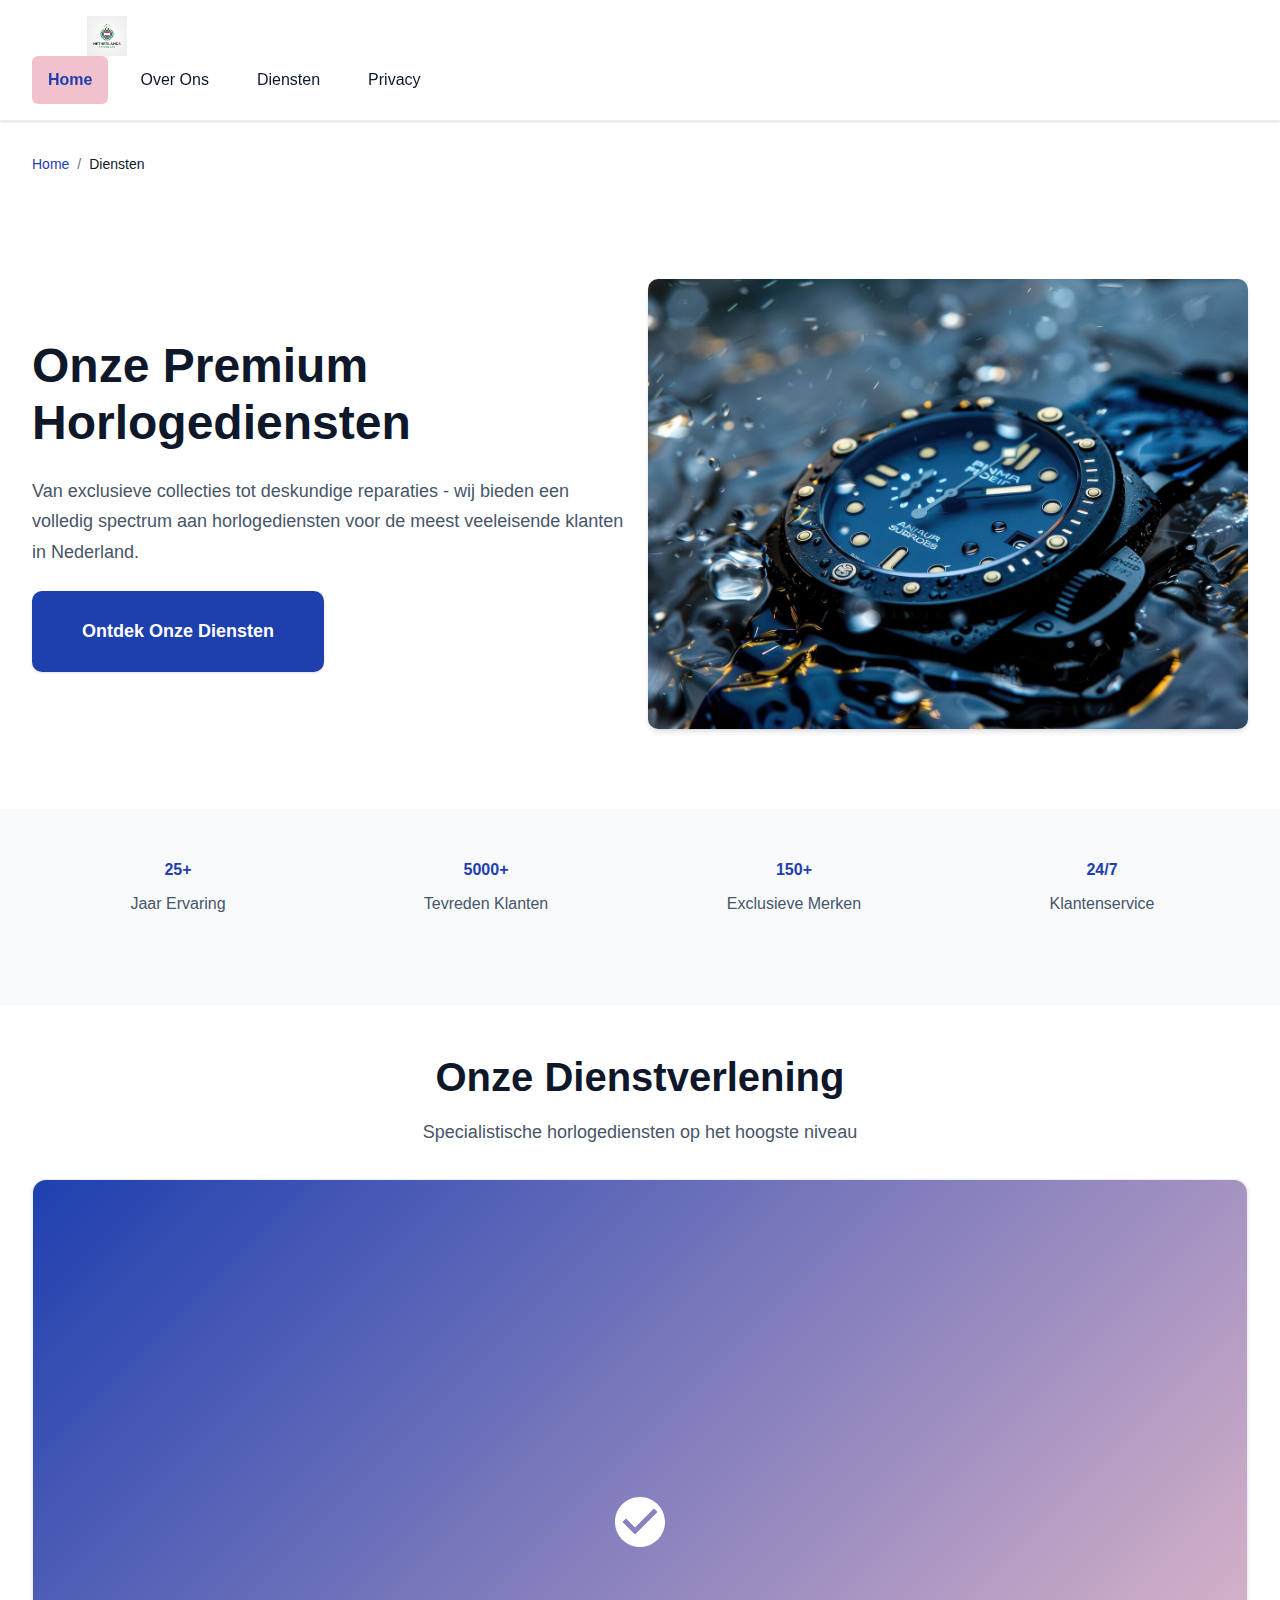
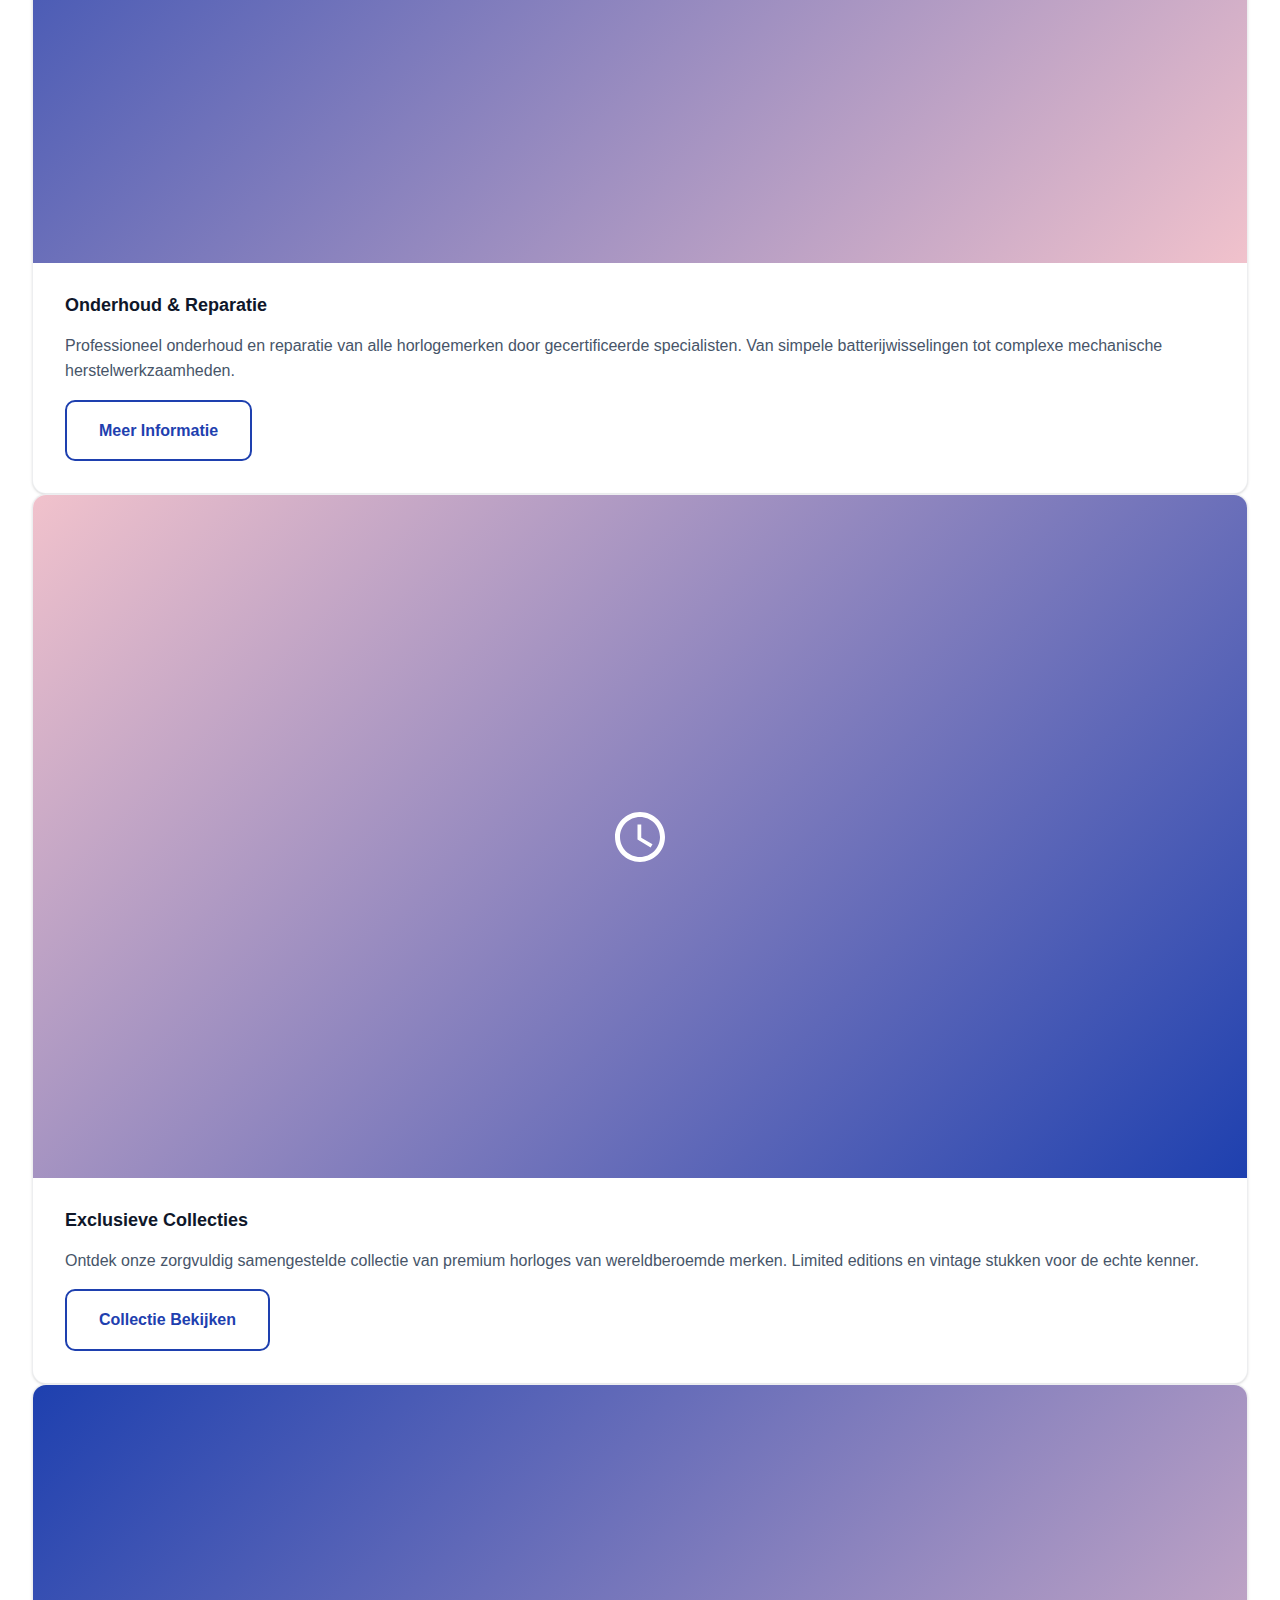
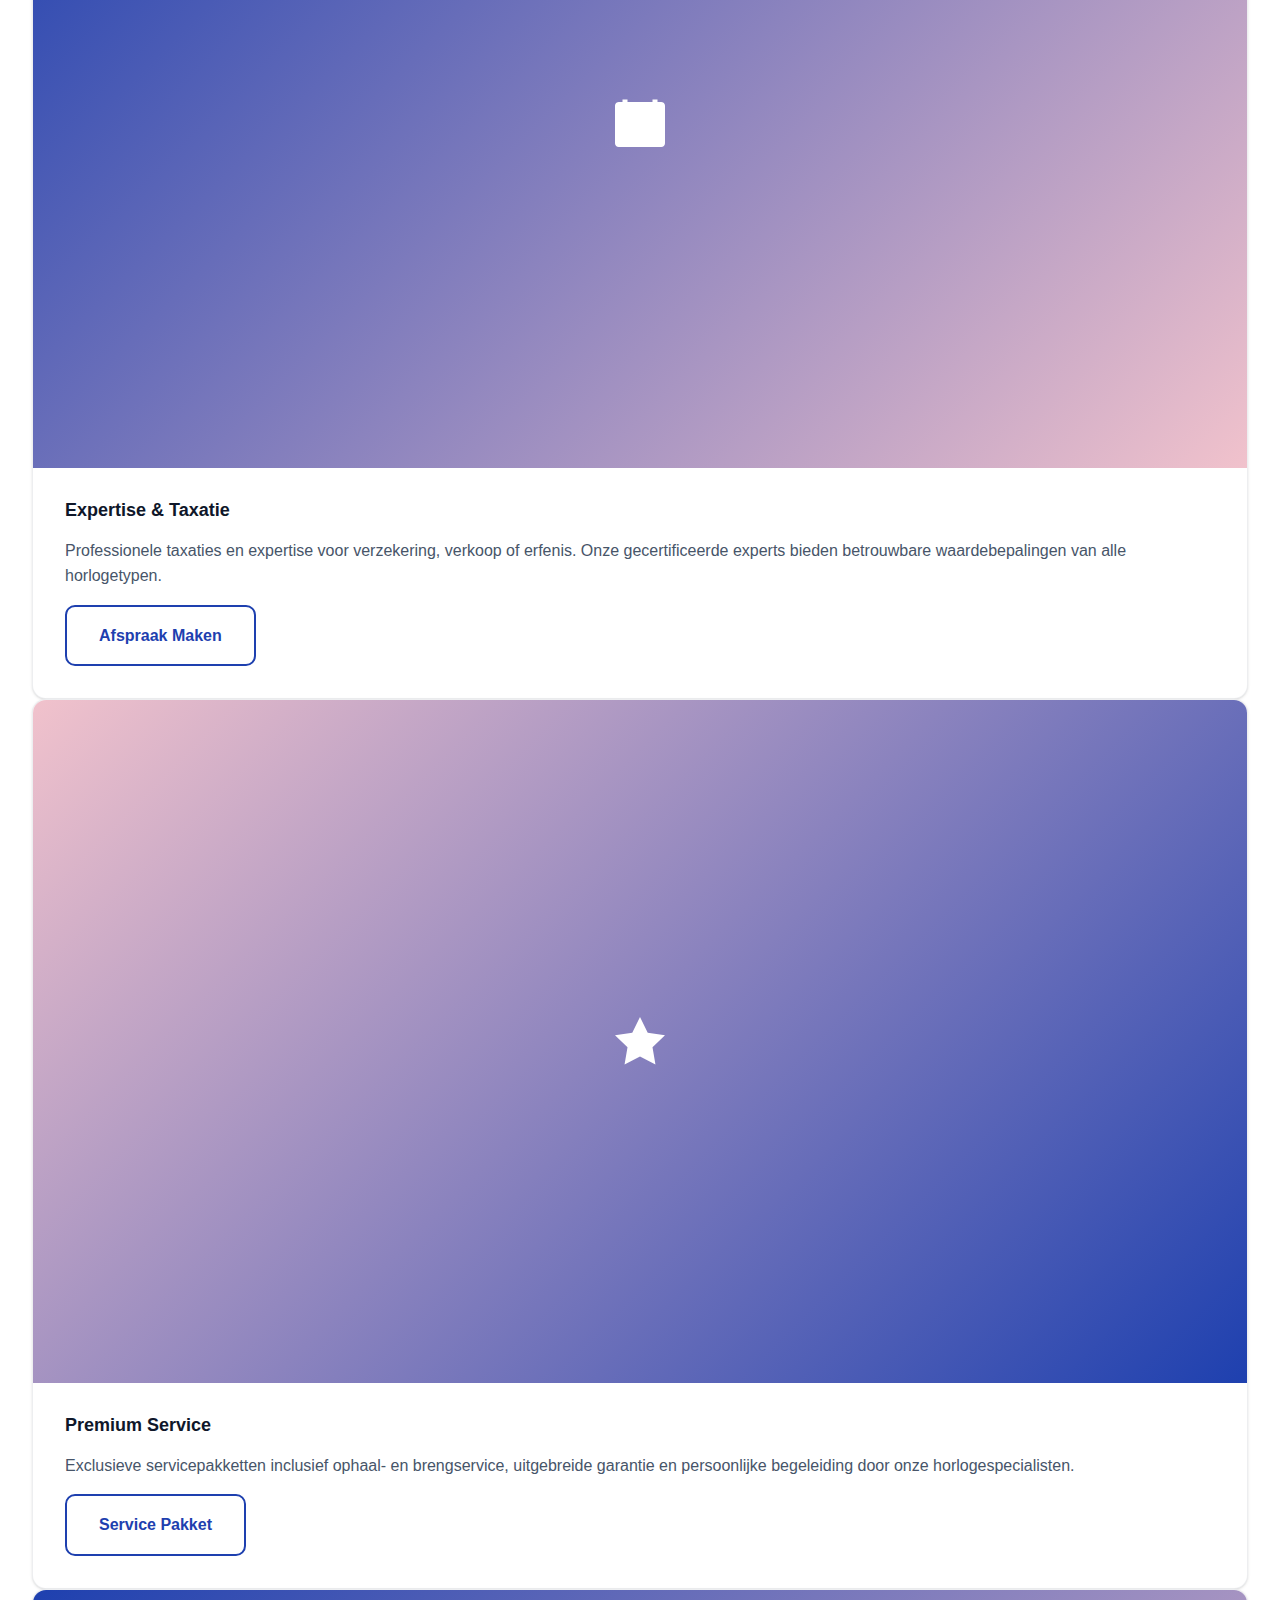
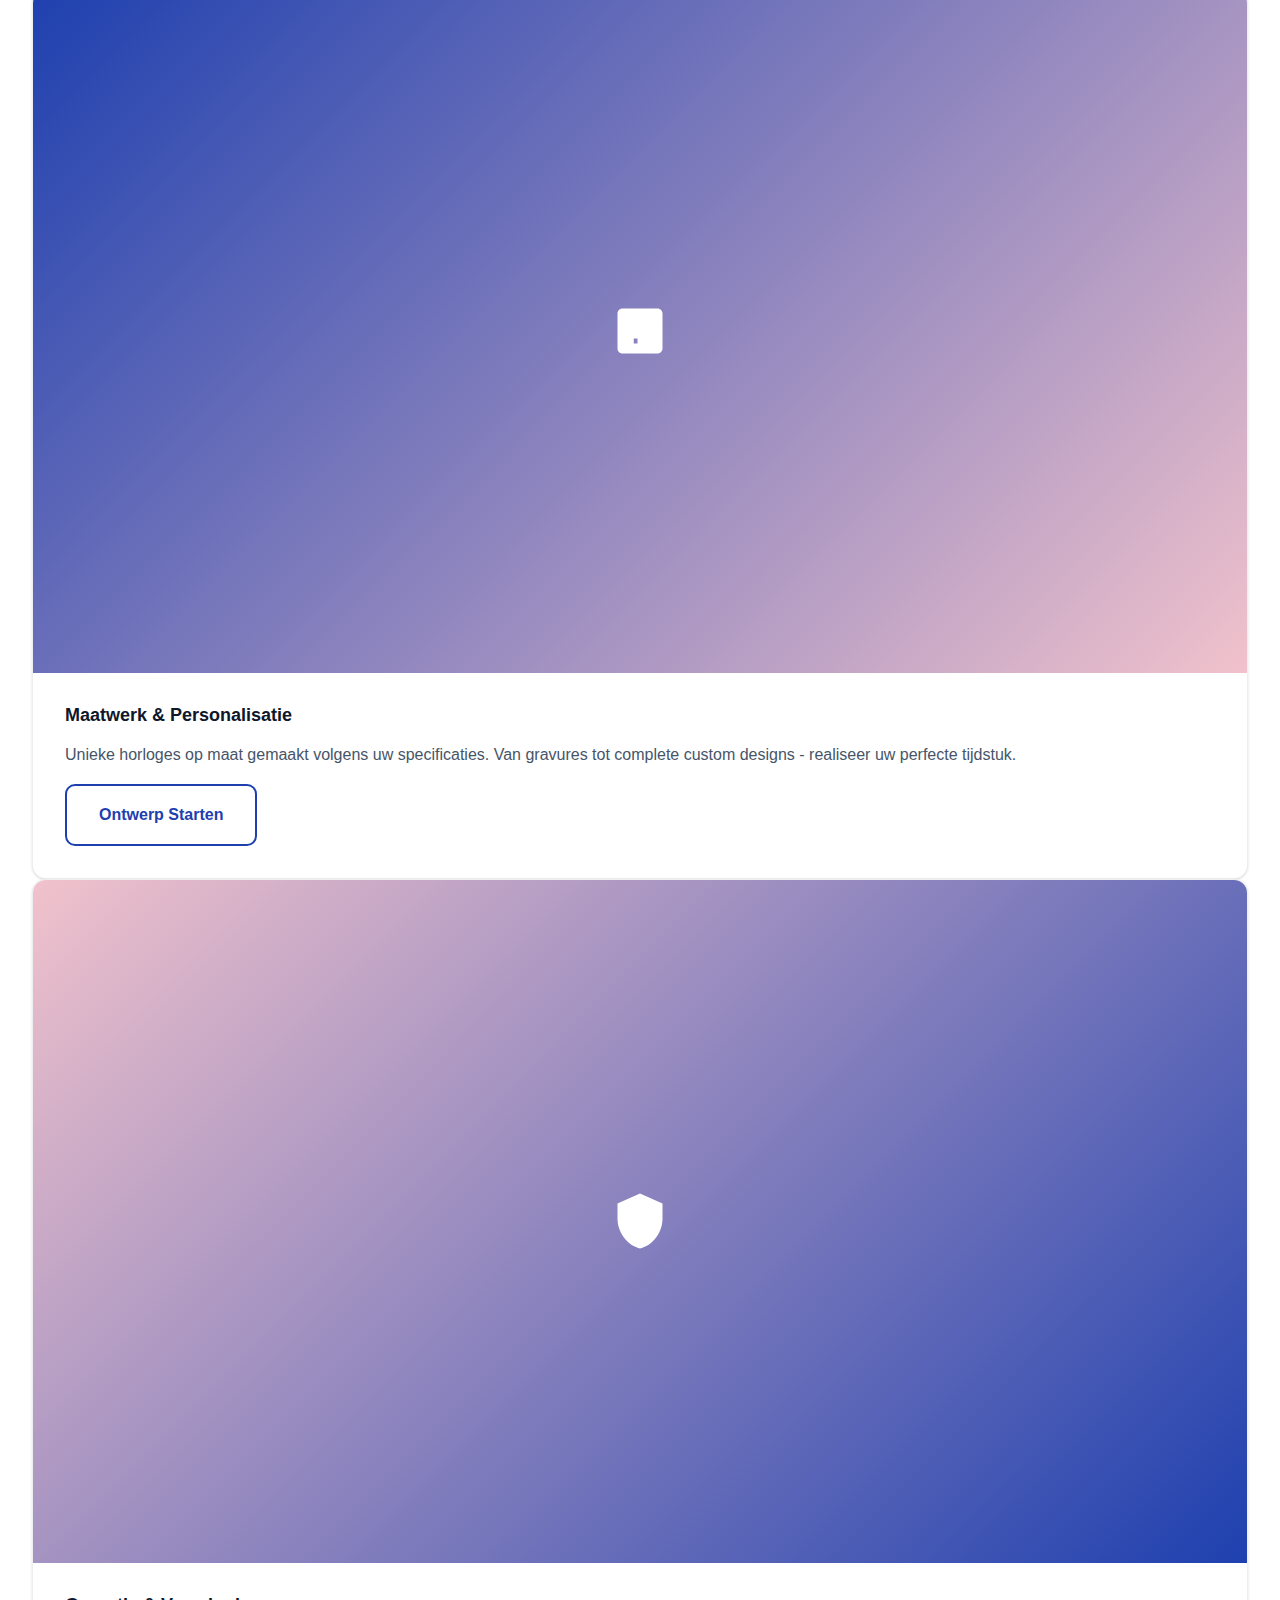
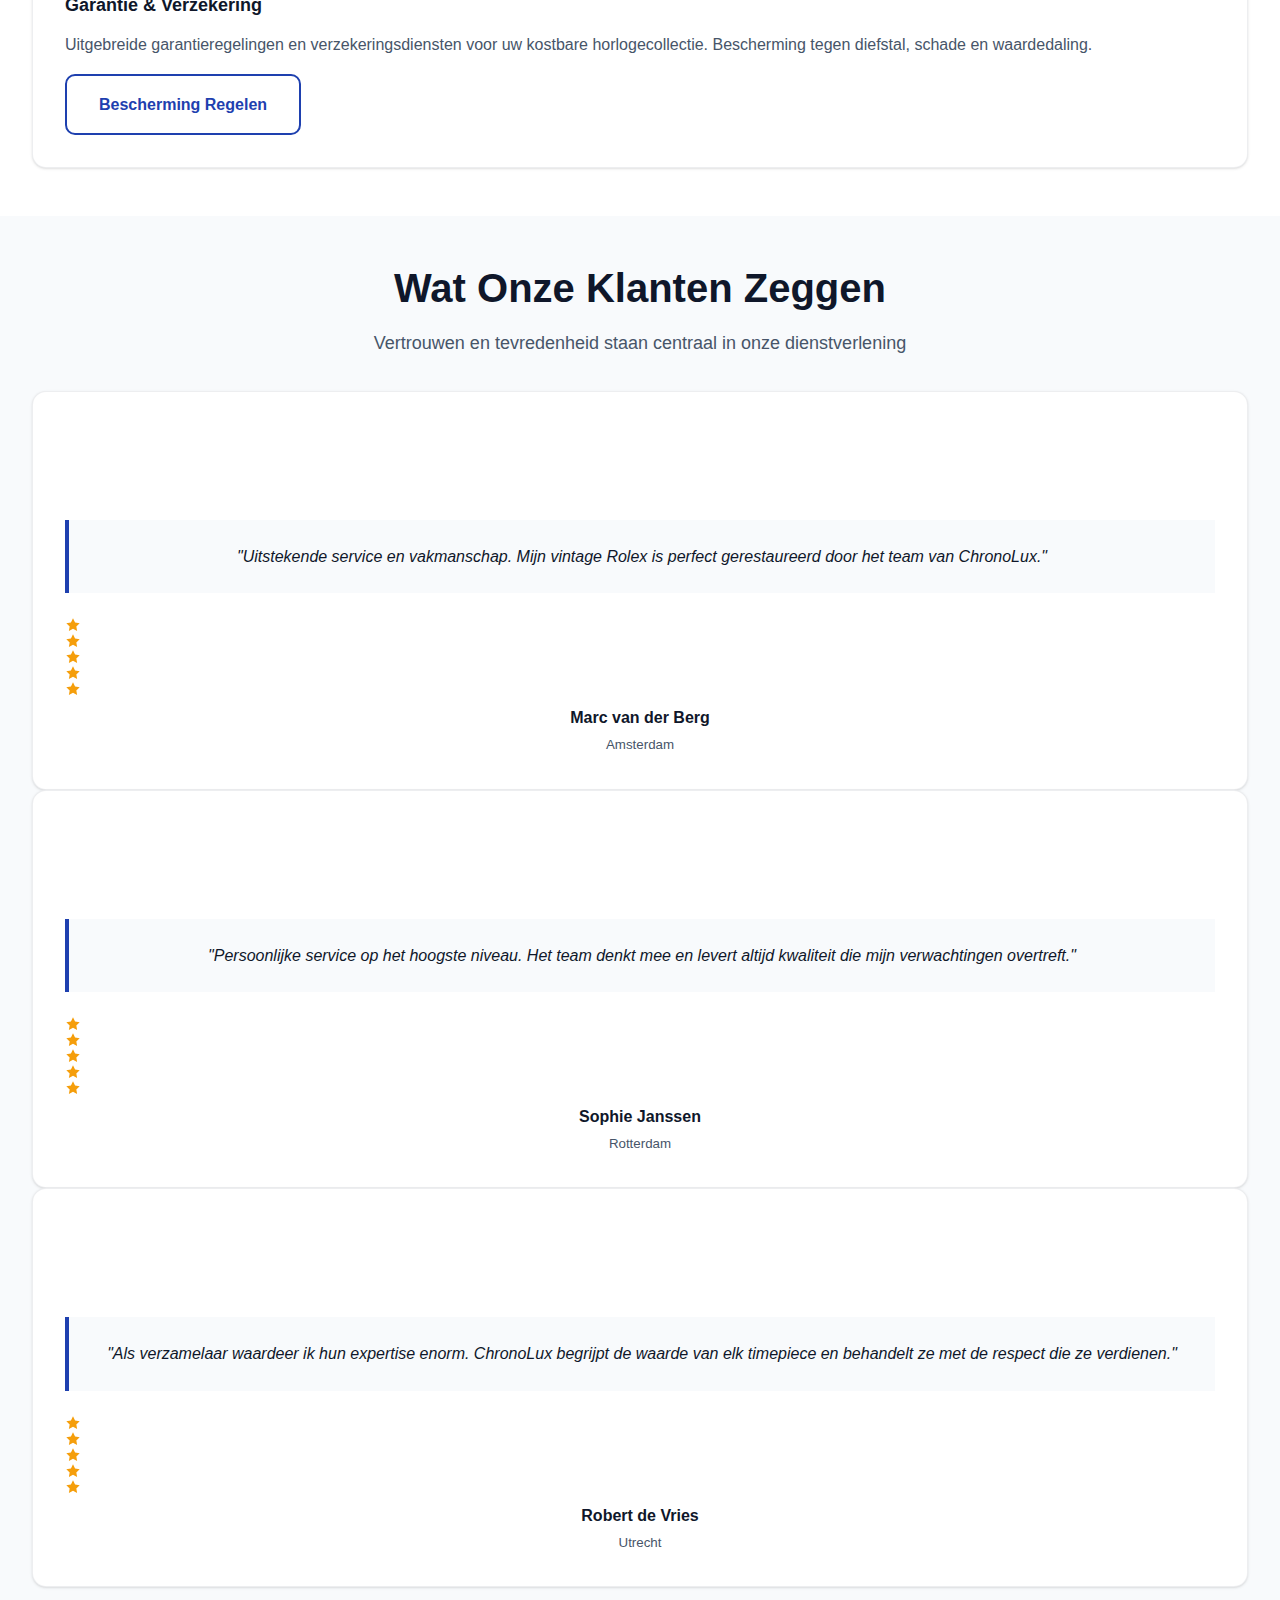
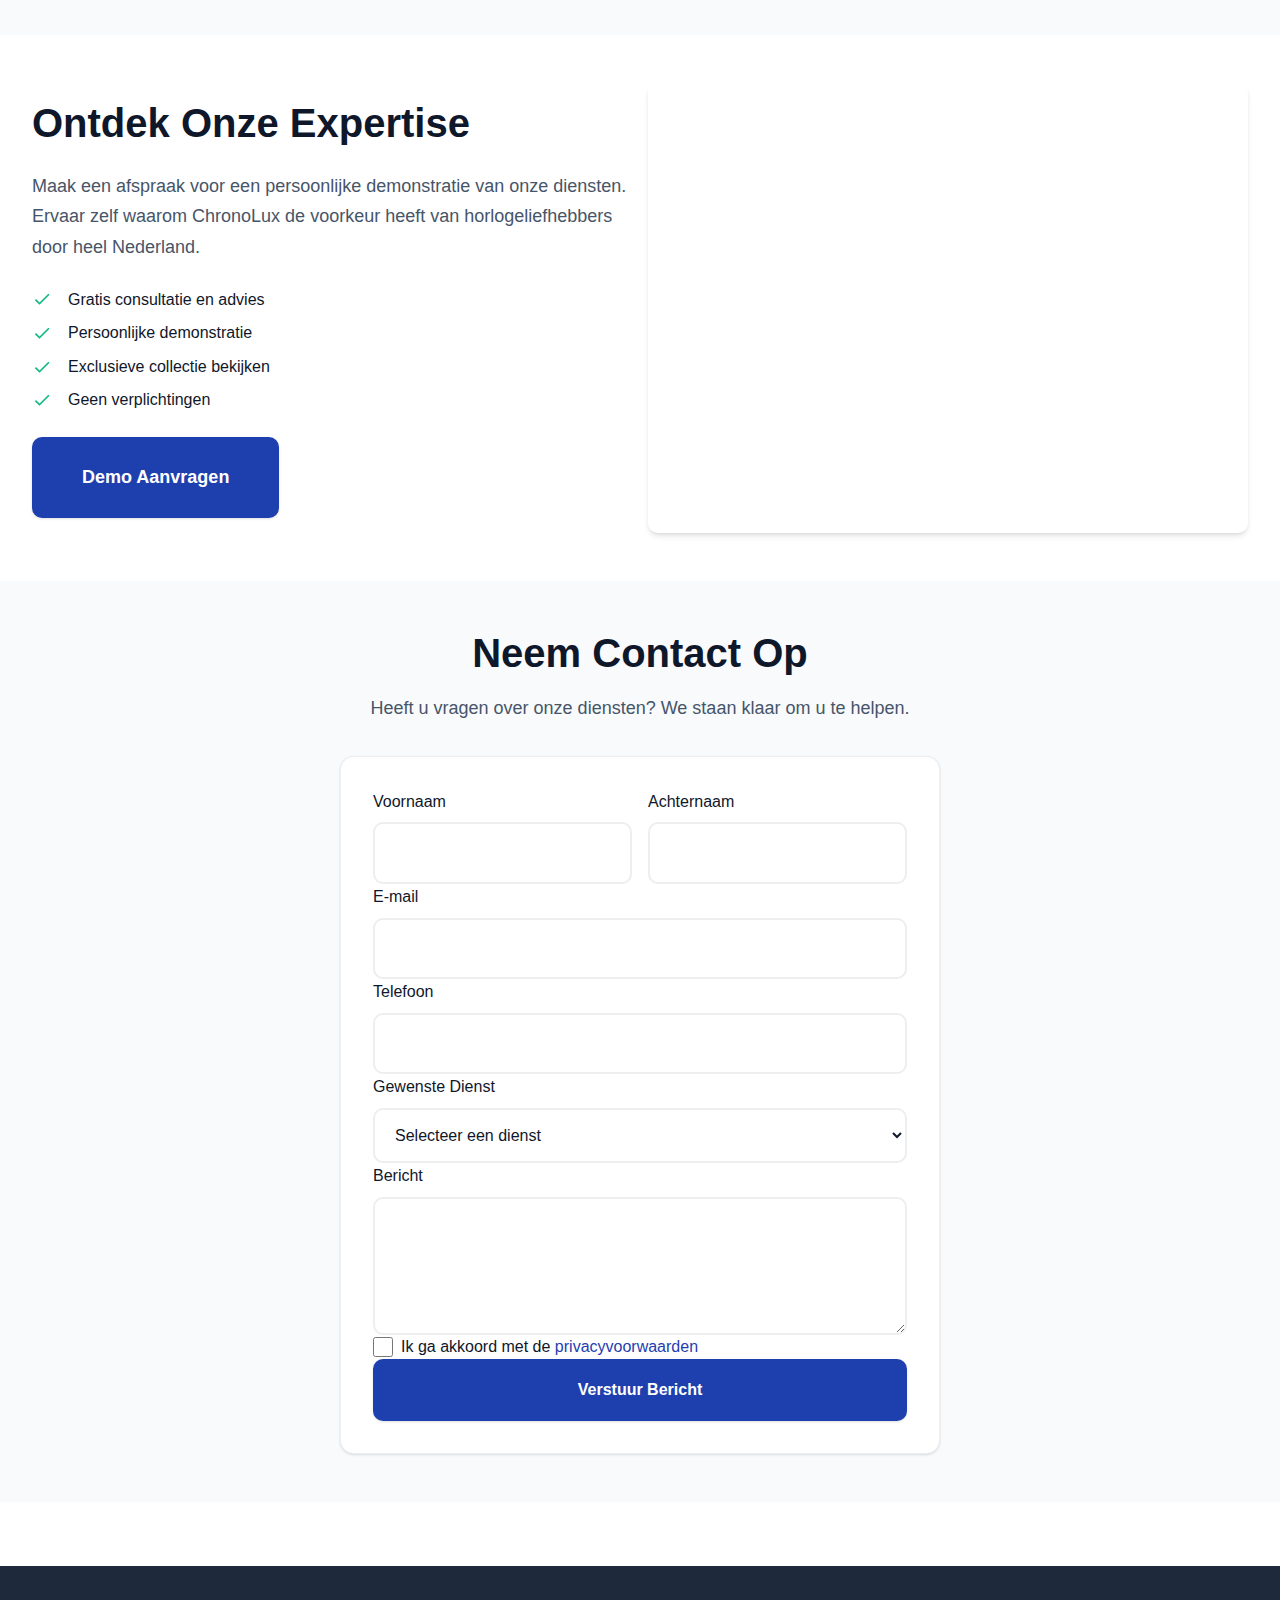
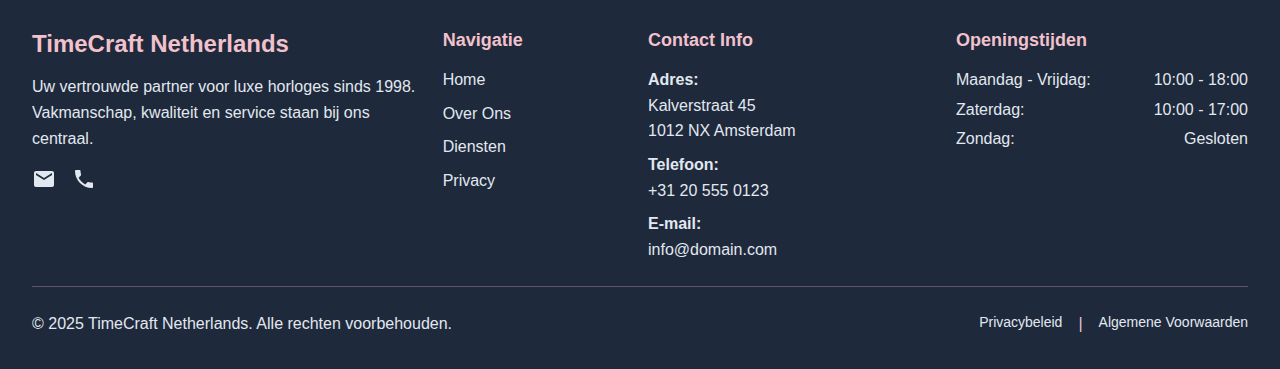
<file: services.html>
<!DOCTYPE html><html lang="nl"><head>
  <meta charset="UTF-8">
  <meta name="viewport" content="width=device-width, initial-scale=1.0">
  <title>Onze Diensten - Premium Horloges &amp; Tijdservices | ChronoLux Nederland</title>
  <meta name="description" content="Ontdek onze uitgebreide horlogediensten: onderhoud, reparatie, expertise en exclusieve collecties. Premium service voor alle horlogemerken in Nederland.">
  <link rel="canonical" href="https://domain.com/services.html">
  <meta property="og:title" content="Onze Diensten - Premium Horloges &amp; Tijdservices | ChronoLux Nederland">
  <meta property="og:description" content="Ontdek onze uitgebreide horlogediensten: onderhoud, reparatie, expertise en exclusieve collecties. Premium service voor alle horlogemerken in Nederland.">
  <meta property="og:type" content="website">
  <meta property="og:url" content="https://domain.com/services.html">
  <meta property="og:image" content="https://domain.com/images/services-hero.jpg">
  <link rel="stylesheet" href="style.css">
  <link rel="icon" type="image/png" href="/favicon.png">
  <link rel="apple-touch-icon" href="/apple-touch-icon.png">
 </head>
 <body>
  <header class="l-header navbar navbar-expand-md sticky-top bg-white border-bottom" id="header">
   <div class="container">
    <a class="c-logo navbar-brand" href="/" aria-label="TimeCraft Netherlands Homepage"> 
     <div class="ratio" style="--bs-aspect-ratio: calc(40 / 150 * 100%)">
      <img src="img/netherlands-nature-lab-premium-vector-logo.jpg" alt="TimeCraft Netherlands Logo" width="150" height="40" class="img-fluid">
     </div> 
    </a>
    <button class="c-nav__toggle navbar-toggler" type="button" aria-controls="nav-menu" aria-expanded="false" aria-label="Toggle navigation menu"><span class="navbar-toggler-icon"></span></button>
    <div class="collapse navbar-collapse" id="nav-menu">
     <nav class="c-nav navbar-nav ms-auto" role="navigation">
      <a class="nav-link" href="/" aria-current="page">Home</a> <a class="nav-link" href="about.html">Over Ons</a> <a class="nav-link" href="services.html">Diensten</a> <a class="nav-link" href="privacy.html">Privacy</a>
     </nav>
    </div>
   </div>
  </header>
  <main>
   <nav aria-label="breadcrumb" class="container py-3">
    <ol class="breadcrumb">
     <li class="breadcrumb-item"><a href="index.html">Home</a></li>
     <li class="breadcrumb-item active" aria-current="page">Diensten</li>
    </ol>
   </nav>
   <section class="py-4 py-md-5" style="scroll-margin-top: var(--nav-h);">
    <div class="container">
     <div class="row align-items-center mb-5">
      <div class="col-md-6" data-aos="fade-right">
       <h1 class="display-4 fw-bold text-dark mb-4">Onze Premium Horlogediensten</h1>
       <p class="lead text-muted mb-4">Van exclusieve collecties tot deskundige reparaties - wij bieden een volledig spectrum aan horlogediensten voor de meest veeleisende klanten in Nederland.</p>
       <a href="#services-grid" class="btn btn-primary btn-lg">Ontdek Onze Diensten</a>
      </div>
      <div class="col-md-6" data-aos="fade-left">
       <div class="ratio ratio-4x3">
        <img src="img/panerai-submersible-watch-details_971989-31198.jpg" alt="Luxe horloges met waterreflecties, premium service, vakmanschap" class="img-fluid rounded shadow" loading="lazy" style="object-fit: cover;">
       </div>
      </div>
     </div>
    </div>
   </section>
   <section id="statistics" class="py-4 py-md-5" style="background-color: var(--color-neutral-50);">
    <div class="container">
     <div class="row text-center">
      <div class="col-md-3 col-6 mb-4" data-aos="fade-up" data-aos-delay="0">
       <div class="h2 fw-bold text-primary mb-2">25+</div>
       <p class="text-muted">Jaar Ervaring</p>
      </div>
      <div class="col-md-3 col-6 mb-4" data-aos="fade-up" data-aos-delay="100">
       <div class="h2 fw-bold text-primary mb-2">5000+</div>
       <p class="text-muted">Tevreden Klanten</p>
      </div>
      <div class="col-md-3 col-6 mb-4" data-aos="fade-up" data-aos-delay="200">
       <div class="h2 fw-bold text-primary mb-2">150+</div>
       <p class="text-muted">Exclusieve Merken</p>
      </div>
      <div class="col-md-3 col-6 mb-4" data-aos="fade-up" data-aos-delay="300">
       <div class="h2 fw-bold text-primary mb-2">24/7</div>
       <p class="text-muted">Klantenservice</p>
      </div>
     </div>
    </div>
   </section>
   <section id="services-grid" class="py-4 py-md-5" style="scroll-margin-top: var(--nav-h);">
    <div class="container">
     <div class="text-center mb-5">
      <h2 class="display-5 fw-bold text-dark mb-3" data-aos="fade-up">Onze Dienstverlening</h2>
      <p class="lead text-muted" data-aos="fade-up" data-aos-delay="100">Specialistische horlogediensten op het hoogste niveau</p>
     </div>
     <div class="row g-4">
      <div class="col-lg-4 col-md-6" data-aos="fade-up" data-aos-delay="0">
       <div class="card h-100 border-0 shadow-sm">
        <div class="ratio ratio-16x9">
         <div class="d-flex align-items-center justify-content-center" style="background: linear-gradient(135deg, var(--color-primary), var(--color-secondary));">
          <svg width="60" height="60" fill="white" viewBox="0 0 24 24">
           <path d="M12 2C6.48 2 2 6.48 2 12s4.48 10 10 10 10-4.48 10-10S17.52 2 12 2zm-2 15l-5-5 1.41-1.41L10 14.17l7.59-7.59L19 8l-9 9z"></path>
          </svg>
         </div>
        </div>
        <div class="card-body d-flex flex-column">
         <h3 class="card-title h5 fw-bold">Onderhoud &amp; Reparatie</h3>
         <p class="card-text text-muted flex-grow-1">Professioneel onderhoud en reparatie van alle horlogemerken door gecertificeerde specialisten. Van simpele batterijwisselingen tot complexe mechanische herstelwerkzaamheden.</p>
         <div class="mt-auto">
          <a href="#contact" class="btn btn-outline-primary">Meer Informatie</a>
         </div>
        </div>
       </div>
      </div>
      <div class="col-lg-4 col-md-6" data-aos="fade-up" data-aos-delay="100">
       <div class="card h-100 border-0 shadow-sm">
        <div class="ratio ratio-16x9">
         <div class="d-flex align-items-center justify-content-center" style="background: linear-gradient(135deg, var(--color-secondary), var(--color-primary));">
          <svg width="60" height="60" fill="white" viewBox="0 0 24 24">
           <path d="M11.99 2C6.47 2 2 6.48 2 12s4.47 10 9.99 10C17.52 22 22 17.52 22 12S17.52 2 11.99 2zM12 20c-4.42 0-8-3.58-8-8s3.58-8 8-8 8 3.58 8 8-3.58 8-8 8z"></path> <path d="M12.5 7H11v6l5.25 3.15.75-1.23-4.5-2.67z"></path>
          </svg>
         </div>
        </div>
        <div class="card-body d-flex flex-column">
         <h3 class="card-title h5 fw-bold">Exclusieve Collecties</h3>
         <p class="card-text text-muted flex-grow-1">Ontdek onze zorgvuldig samengestelde collectie van premium horloges van wereldberoemde merken. Limited editions en vintage stukken voor de echte kenner.</p>
         <div class="mt-auto">
          <a href="#contact" class="btn btn-outline-primary">Collectie Bekijken</a>
         </div>
        </div>
       </div>
      </div>
      <div class="col-lg-4 col-md-6" data-aos="fade-up" data-aos-delay="200">
       <div class="card h-100 border-0 shadow-sm">
        <div class="ratio ratio-16x9">
         <div class="d-flex align-items-center justify-content-center" style="background: linear-gradient(135deg, var(--color-primary), var(--color-secondary));">
          <svg width="60" height="60" fill="white" viewBox="0 0 24 24">
           <path d="M9 11H7v6h2v-6zm4 0h-2v6h2v-6zm4 0h-2v6h2v-6zm2.5-9H19V1h-2v1H7V1H5v1H3.5C2.67 2 2 2.67 2 3.5v15C2 19.33 2.67 20 3.5 20h17c.83 0 1.5-.67 1.5-1.5v-15C22 2.67 21.33 2 20.5 2z"></path>
          </svg>
         </div>
        </div>
        <div class="card-body d-flex flex-column">
         <h3 class="card-title h5 fw-bold">Expertise &amp; Taxatie</h3>
         <p class="card-text text-muted flex-grow-1">Professionele taxaties en expertise voor verzekering, verkoop of erfenis. Onze gecertificeerde experts bieden betrouwbare waardebepalingen van alle horlogetypen.</p>
         <div class="mt-auto">
          <a href="#contact" class="btn btn-outline-primary">Afspraak Maken</a>
         </div>
        </div>
       </div>
      </div>
      <div class="col-lg-4 col-md-6" data-aos="fade-up" data-aos-delay="300">
       <div class="card h-100 border-0 shadow-sm">
        <div class="ratio ratio-16x9">
         <div class="d-flex align-items-center justify-content-center" style="background: linear-gradient(135deg, var(--color-secondary), var(--color-primary));">
          <svg width="60" height="60" fill="white" viewBox="0 0 24 24">
           <path d="M12 2l3.09 6.26L22 9.27l-5 4.87 1.18 6.88L12 17.77l-6.18 3.25L7 14.14 2 9.27l6.91-1.01L12 2z"></path>
          </svg>
         </div>
        </div>
        <div class="card-body d-flex flex-column">
         <h3 class="card-title h5 fw-bold">Premium Service</h3>
         <p class="card-text text-muted flex-grow-1">Exclusieve servicepakketten inclusief ophaal- en brengservice, uitgebreide garantie en persoonlijke begeleiding door onze horlogespecialisten.</p>
         <div class="mt-auto">
          <a href="#contact" class="btn btn-outline-primary">Service Pakket</a>
         </div>
        </div>
       </div>
      </div>
      <div class="col-lg-4 col-md-6" data-aos="fade-up" data-aos-delay="400">
       <div class="card h-100 border-0 shadow-sm">
        <div class="ratio ratio-16x9">
         <div class="d-flex align-items-center justify-content-center" style="background: linear-gradient(135deg, var(--color-primary), var(--color-secondary));">
          <svg width="60" height="60" fill="white" viewBox="0 0 24 24">
           <path d="M19 3H5c-1.1 0-2 .9-2 2v14c0 1.1.9 2 2 2h14c1.1 0 2-.9 2-2V5c0-1.1-.9-2-2-2zm-8 14H9.5v-2H11v2zm3.5-2H13v2h1.5v-2zm0-4H13v2h1.5V9zm-3.5 0H9.5v2H11V9z"></path>
          </svg>
         </div>
        </div>
        <div class="card-body d-flex flex-column">
         <h3 class="card-title h5 fw-bold">Maatwerk &amp; Personalisatie</h3>
         <p class="card-text text-muted flex-grow-1">Unieke horloges op maat gemaakt volgens uw specificaties. Van gravures tot complete custom designs - realiseer uw perfecte tijdstuk.</p>
         <div class="mt-auto">
          <a href="#contact" class="btn btn-outline-primary">Ontwerp Starten</a>
         </div>
        </div>
       </div>
      </div>
      <div class="col-lg-4 col-md-6" data-aos="fade-up" data-aos-delay="500">
       <div class="card h-100 border-0 shadow-sm">
        <div class="ratio ratio-16x9">
         <div class="d-flex align-items-center justify-content-center" style="background: linear-gradient(135deg, var(--color-secondary), var(--color-primary));">
          <svg width="60" height="60" fill="white" viewBox="0 0 24 24">
           <path d="M12 1L3 5v6c0 5.55 3.84 10.74 9 12 5.16-1.26 9-6.45 9-12V5l-9-4z"></path>
          </svg>
         </div>
        </div>
        <div class="card-body d-flex flex-column">
         <h3 class="card-title h5 fw-bold">Garantie &amp; Verzekering</h3>
         <p class="card-text text-muted flex-grow-1">Uitgebreide garantieregelingen en verzekeringsdiensten voor uw kostbare horlogecollectie. Bescherming tegen diefstal, schade en waardedaling.</p>
         <div class="mt-auto">
          <a href="#contact" class="btn btn-outline-primary">Bescherming Regelen</a>
         </div>
        </div>
       </div>
      </div>
     </div>
    </div>
   </section>
   <section id="testimonials" class="py-4 py-md-5" style="background-color: var(--color-neutral-50);">
    <div class="container">
     <div class="text-center mb-5">
      <h2 class="display-5 fw-bold text-dark mb-3" data-aos="fade-up">Wat Onze Klanten Zeggen</h2>
      <p class="lead text-muted" data-aos="fade-up" data-aos-delay="100">Vertrouwen en tevredenheid staan centraal in onze dienstverlening</p>
     </div>
     <div class="row g-4">
      <div class="col-lg-4" data-aos="fade-up" data-aos-delay="0">
       <div class="card border-0 shadow-sm h-100">
        <div class="card-body text-center p-4">
         <div class="mb-3">
          <div class="ratio ratio-1x1" style="width: 80px; margin: 0 auto;">
           <img src="img/smiling-man-sitting-cafe-table-gesturing_1262-1141.jpg" alt="Klant testimonial, professionele man" class="img-fluid rounded-circle" style="object-fit: cover;" loading="lazy">
          </div>
         </div>
         <blockquote class="blockquote">
          <p class="mb-3">"Uitstekende service en vakmanschap. Mijn vintage Rolex is perfect gerestaureerd door het team van ChronoLux."</p>
         </blockquote>
         <div class="mb-2">
          <span class="text-warning"> 
           <svg width="16" height="16" fill="currentColor" viewBox="0 0 24 24" class="me-1">
            <path d="M12 2l3.09 6.26L22 9.27l-5 4.87 1.18 6.88L12 17.77l-6.18 3.25L7 14.14 2 9.27l6.91-1.01L12 2z"></path>
           </svg> 
           <svg width="16" height="16" fill="currentColor" viewBox="0 0 24 24" class="me-1">
            <path d="M12 2l3.09 6.26L22 9.27l-5 4.87 1.18 6.88L12 17.77l-6.18 3.25L7 14.14 2 9.27l6.91-1.01L12 2z"></path>
           </svg> 
           <svg width="16" height="16" fill="currentColor" viewBox="0 0 24 24" class="me-1">
            <path d="M12 2l3.09 6.26L22 9.27l-5 4.87 1.18 6.88L12 17.77l-6.18 3.25L7 14.14 2 9.27l6.91-1.01L12 2z"></path>
           </svg> 
           <svg width="16" height="16" fill="currentColor" viewBox="0 0 24 24" class="me-1">
            <path d="M12 2l3.09 6.26L22 9.27l-5 4.87 1.18 6.88L12 17.77l-6.18 3.25L7 14.14 2 9.27l6.91-1.01L12 2z"></path>
           </svg> 
           <svg width="16" height="16" fill="currentColor" viewBox="0 0 24 24">
            <path d="M12 2l3.09 6.26L22 9.27l-5 4.87 1.18 6.88L12 17.77l-6.18 3.25L7 14.14 2 9.27l6.91-1.01L12 2z"></path>
           </svg> 
          </span>
         </div>
         <cite class="d-block"> <strong>Marc van der Berg</strong> 
          <br> 
          <small class="text-muted">Amsterdam</small> </cite>
        </div>
       </div>
      </div>
      <div class="col-lg-4" data-aos="fade-up" data-aos-delay="100">
       <div class="card border-0 shadow-sm h-100">
        <div class="card-body text-center p-4">
         <div class="mb-3">
          <div class="ratio ratio-1x1" style="width: 80px; margin: 0 auto;">
           <img src="img/businesswoman-smiling-with-her-thumb-up_13339-238539.jpg" alt="Klant testimonial, professionele vrouw" class="img-fluid rounded-circle" style="object-fit: cover;" loading="lazy">
          </div>
         </div>
         <blockquote class="blockquote">
          <p class="mb-3">"Persoonlijke service op het hoogste niveau. Het team denkt mee en levert altijd kwaliteit die mijn verwachtingen overtreft."</p>
         </blockquote>
         <div class="mb-2">
          <span class="text-warning"> 
           <svg width="16" height="16" fill="currentColor" viewBox="0 0 24 24" class="me-1">
            <path d="M12 2l3.09 6.26L22 9.27l-5 4.87 1.18 6.88L12 17.77l-6.18 3.25L7 14.14 2 9.27l6.91-1.01L12 2z"></path>
           </svg> 
           <svg width="16" height="16" fill="currentColor" viewBox="0 0 24 24" class="me-1">
            <path d="M12 2l3.09 6.26L22 9.27l-5 4.87 1.18 6.88L12 17.77l-6.18 3.25L7 14.14 2 9.27l6.91-1.01L12 2z"></path>
           </svg> 
           <svg width="16" height="16" fill="currentColor" viewBox="0 0 24 24" class="me-1">
            <path d="M12 2l3.09 6.26L22 9.27l-5 4.87 1.18 6.88L12 17.77l-6.18 3.25L7 14.14 2 9.27l6.91-1.01L12 2z"></path>
           </svg> 
           <svg width="16" height="16" fill="currentColor" viewBox="0 0 24 24" class="me-1">
            <path d="M12 2l3.09 6.26L22 9.27l-5 4.87 1.18 6.88L12 17.77l-6.18 3.25L7 14.14 2 9.27l6.91-1.01L12 2z"></path>
           </svg> 
           <svg width="16" height="16" fill="currentColor" viewBox="0 0 24 24">
            <path d="M12 2l3.09 6.26L22 9.27l-5 4.87 1.18 6.88L12 17.77l-6.18 3.25L7 14.14 2 9.27l6.91-1.01L12 2z"></path>
           </svg> 
          </span>
         </div>
         <cite class="d-block"> <strong>Sophie Janssen</strong> 
          <br> 
          <small class="text-muted">Rotterdam</small> </cite>
        </div>
       </div>
      </div>
      <div class="col-lg-4" data-aos="fade-up" data-aos-delay="200">
       <div class="card border-0 shadow-sm h-100">
        <div class="card-body text-center p-4">
         <div class="mb-3">
          <div class="ratio ratio-1x1" style="width: 80px; margin: 0 auto;">
           <img src="img/your-amazing-work-deserves-two-thumbs-up_590464-1207.jpg" alt="Klant testimonial, zakenman" class="img-fluid rounded-circle" style="object-fit: cover;" loading="lazy">
          </div>
         </div>
         <blockquote class="blockquote">
          <p class="mb-3">"Als verzamelaar waardeer ik hun expertise enorm. ChronoLux begrijpt de waarde van elk timepiece en behandelt ze met de respect die ze verdienen."</p>
         </blockquote>
         <div class="mb-2">
          <span class="text-warning"> 
           <svg width="16" height="16" fill="currentColor" viewBox="0 0 24 24" class="me-1">
            <path d="M12 2l3.09 6.26L22 9.27l-5 4.87 1.18 6.88L12 17.77l-6.18 3.25L7 14.14 2 9.27l6.91-1.01L12 2z"></path>
           </svg> 
           <svg width="16" height="16" fill="currentColor" viewBox="0 0 24 24" class="me-1">
            <path d="M12 2l3.09 6.26L22 9.27l-5 4.87 1.18 6.88L12 17.77l-6.18 3.25L7 14.14 2 9.27l6.91-1.01L12 2z"></path>
           </svg> 
           <svg width="16" height="16" fill="currentColor" viewBox="0 0 24 24" class="me-1">
            <path d="M12 2l3.09 6.26L22 9.27l-5 4.87 1.18 6.88L12 17.77l-6.18 3.25L7 14.14 2 9.27l6.91-1.01L12 2z"></path>
           </svg> 
           <svg width="16" height="16" fill="currentColor" viewBox="0 0 24 24" class="me-1">
            <path d="M12 2l3.09 6.26L22 9.27l-5 4.87 1.18 6.88L12 17.77l-6.18 3.25L7 14.14 2 9.27l6.91-1.01L12 2z"></path>
           </svg> 
           <svg width="16" height="16" fill="currentColor" viewBox="0 0 24 24">
            <path d="M12 2l3.09 6.26L22 9.27l-5 4.87 1.18 6.88L12 17.77l-6.18 3.25L7 14.14 2 9.27l6.91-1.01L12 2z"></path>
           </svg> 
          </span>
         </div>
         <cite class="d-block"> <strong>Robert de Vries</strong> 
          <br> 
          <small class="text-muted">Utrecht</small> </cite>
        </div>
       </div>
      </div>
     </div>
    </div>
   </section>
   <section id="demo-request" class="py-4 py-md-5">
    <div class="container">
     <div class="row align-items-center">
      <div class="col-lg-6" data-aos="fade-right">
       <h2 class="display-5 fw-bold text-dark mb-4">Ontdek Onze Expertise</h2>
       <p class="lead text-muted mb-4">Maak een afspraak voor een persoonlijke demonstratie van onze diensten. Ervaar zelf waarom ChronoLux de voorkeur heeft van horlogeliefhebbers door heel Nederland.</p>
       <ul class="list-unstyled mb-4">
        <li class="d-flex align-items-center mb-2">
         <svg width="20" height="20" fill="var(--color-success)" class="me-3" viewBox="0 0 24 24">
          <path d="M9 16.17L4.83 12l-1.42 1.41L9 19 21 7l-1.41-1.41z"></path>
         </svg>
         Gratis consultatie en advies
        </li>
        <li class="d-flex align-items-center mb-2">
         <svg width="20" height="20" fill="var(--color-success)" class="me-3" viewBox="0 0 24 24">
          <path d="M9 16.17L4.83 12l-1.42 1.41L9 19 21 7l-1.41-1.41z"></path>
         </svg>
         Persoonlijke demonstratie
        </li>
        <li class="d-flex align-items-center mb-2">
         <svg width="20" height="20" fill="var(--color-success)" class="me-3" viewBox="0 0 24 24">
          <path d="M9 16.17L4.83 12l-1.42 1.41L9 19 21 7l-1.41-1.41z"></path>
         </svg>
         Exclusieve collectie bekijken
        </li>
        <li class="d-flex align-items-center">
         <svg width="20" height="20" fill="var(--color-success)" class="me-3" viewBox="0 0 24 24">
          <path d="M9 16.17L4.83 12l-1.42 1.41L9 19 21 7l-1.41-1.41z"></path>
         </svg>
         Geen verplichtingen
        </li>
       </ul>
       <a href="#contact" class="btn btn-primary btn-lg">Demo Aanvragen</a>
      </div>
      <div class="col-lg-6" data-aos="fade-left">
       <div class="ratio ratio-4x3">
        <img src="img/watchmaker-repairing-luxury-watch_14117-368858.jpg" alt="Horlogemaker aan het werk met waterreflecties, vakmanschap, precisie" class="img-fluid rounded shadow" loading="lazy" style="object-fit: cover;">
       </div>
      </div>
     </div>
    </div>
   </section>
   <section id="contact" class="py-4 py-md-5" style="background-color: var(--color-neutral-50); scroll-margin-top: var(--nav-h);">
    <div class="container">
     <div class="text-center mb-5">
      <h2 class="display-5 fw-bold text-dark mb-3" data-aos="fade-up">Neem Contact Op</h2>
      <p class="lead text-muted" data-aos="fade-up" data-aos-delay="100">Heeft u vragen over onze diensten? We staan klaar om u te helpen.</p>
     </div>
     <div class="row justify-content-center">
      <div class="col-md-8 col-lg-6">
       <div class="card border-0 shadow" data-aos="fade-up" data-aos-delay="200">
        <div class="card-body p-4">
         <form>
          <div class="row g-3">
           <div class="col-md-6">
            <label for="firstName" class="form-label">Voornaam</label> <input type="text" class="form-control" id="firstName" required="">
           </div>
           <div class="col-md-6">
            <label for="lastName" class="form-label">Achternaam</label> <input type="text" class="form-control" id="lastName" required="">
           </div>
           <div class="col-12">
            <label for="email" class="form-label">E-mail</label> <input type="email" class="form-control" id="email" required="">
           </div>
           <div class="col-12">
            <label for="phone" class="form-label">Telefoon</label> <input type="tel" class="form-control" id="phone" required="">
           </div>
           <div class="col-12">
            <label for="service" class="form-label">Gewenste Dienst</label> <select class="form-select" id="service" required=""> <option value="">Selecteer een dienst</option> <option value="onderhoud">Onderhoud &amp; Reparatie</option> <option value="collectie">Exclusieve Collecties</option> <option value="expertise">Expertise &amp; Taxatie</option> <option value="premium">Premium Service</option> <option value="maatwerk">Maatwerk &amp; Personalisatie</option> <option value="garantie">Garantie &amp; Verzekering</option> </select>
           </div>
           <div class="col-12">
            <label for="message" class="form-label">Bericht</label> <textarea class="form-control" id="message" rows="4" required=""></textarea>
           </div>
           <div class="col-12">
            <div class="form-check">
             <input type="checkbox" class="form-check-input" id="privacy" required=""> <label class="form-check-label" for="privacy"> Ik ga akkoord met de <a href="privacy.html" class="text-decoration-none">privacyvoorwaarden</a> </label>
            </div>
           </div>
           <div class="col-12">
            <button type="submit" class="btn btn-primary w-100">Verstuur Bericht</button>
           </div>
          </div>
         </form>
        </div>
       </div>
      </div>
     </div>
    </div>
   </section>
  </main>
  <footer class="l-footer bg-dark text-white py-4 py-md-5" role="contentinfo">
   <div class="container">
    <div class="row">
     <div class="col-lg-4 mb-4 mb-lg-0">
      <h3 class="h5 fw-semibold mb-3">TimeCraft Netherlands</h3>
      <p class="text-light mb-3">Uw vertrouwde partner voor luxe horloges sinds 1998. Vakmanschap, kwaliteit en service staan bij ons centraal.</p>
      <div class="d-flex gap-3">
       <a href="mailto:info@domain.com" class="text-light" aria-label="E-mail contact"> 
        <div class="ratio ratio-1x1" style="max-width: 24px;">
         <svg fill="currentColor" viewBox="0 0 24 24">
          <path d="M20 4H4c-1.1 0-1.99.9-1.99 2L2 18c0 1.1.9 2 2 2h16c1.1 0 2-.9 2-2V6c0-1.1-.9-2-2-2zm0 4l-8 5-8-5V6l8 5 8-5v2z"></path>
         </svg>
        </div> 
       </a> <a href="tel:+31205550123" class="text-light" aria-label="Telefoon contact"> 
        <div class="ratio ratio-1x1" style="max-width: 24px;">
         <svg fill="currentColor" viewBox="0 0 24 24">
          <path d="M6.62 10.79c1.44 2.83 3.76 5.14 6.59 6.59l2.2-2.2c.27-.27.67-.36 1.02-.24 1.12.37 2.33.57 3.57.57.55 0 1 .45 1 1V20c0 .55-.45 1-1 1-9.39 0-17-7.61-17-17 0-.55.45-1 1-1h3.5c.55 0 1 .45 1 1 0 1.25.2 2.45.57 3.57.11.35.03.74-.25 1.02l-2.2 2.2z"></path>
         </svg>
        </div> 
       </a>
      </div>
     </div>
     <div class="col-lg-2 col-md-6 mb-4 mb-lg-0">
      <h4 class="h6 fw-semibold mb-3">Navigatie</h4>
      <nav class="d-flex flex-column gap-2">
       <a href="/" class="text-light text-decoration-none">Home</a> <a href="about.html" class="text-light text-decoration-none">Over Ons</a> <a href="services.html" class="text-light text-decoration-none">Diensten</a> <a href="privacy.html" class="text-light text-decoration-none">Privacy</a>
      </nav>
     </div>
     <div class="col-lg-3 col-md-6 mb-4 mb-lg-0">
      <h4 class="h6 fw-semibold mb-3">Contact Info</h4>
      <address class="text-light mb-0">
       <div class="mb-2">
        <strong>Adres:</strong>
        <br>
        Kalverstraat 45
        <br>
        1012 NX Amsterdam
       </div>
       <div class="mb-2">
        <strong>Telefoon:</strong>
        <br>
        <a href="tel:+31205550123" class="text-light text-decoration-none">+31 20 555 0123</a>
       </div>
       <div>
        <strong>E-mail:</strong>
        <br>
        <a href="mailto:info@domain.com" class="text-light text-decoration-none">info@domain.com</a>
       </div>
      </address>
     </div>
     <div class="col-lg-3">
      <h4 class="h6 fw-semibold mb-3">Openingstijden</h4>
      <div class="text-light">
       <div class="d-flex justify-content-between mb-1">
        <span>Maandag - Vrijdag:</span> <span>10:00 - 18:00</span>
       </div>
       <div class="d-flex justify-content-between mb-1">
        <span>Zaterdag:</span> <span>10:00 - 17:00</span>
       </div>
       <div class="d-flex justify-content-between">
        <span>Zondag:</span> <span>Gesloten</span>
       </div>
      </div>
     </div>
    </div>
    <hr class="my-4 border-secondary">
    <div class="row align-items-center">
     <div class="col-md-6 text-center text-md-start mb-3 mb-md-0">
      <p class="text-light mb-0">© 2025 TimeCraft Netherlands. Alle rechten voorbehouden.</p>
     </div>
     <div class="col-md-6 text-center text-md-end">
      <nav class="d-flex justify-content-center justify-content-md-end gap-3">
       <a href="privacy.html" class="text-light text-decoration-none small">Privacybeleid</a> <span class="text-secondary">|</span> <a href="services.html" class="text-light text-decoration-none small">Algemene Voorwaarden</a>
      </nav>
     </div>
    </div>
   </div>
  </footer>
  <script src="script.js" defer=""></script>
 
</body></html>
</file>
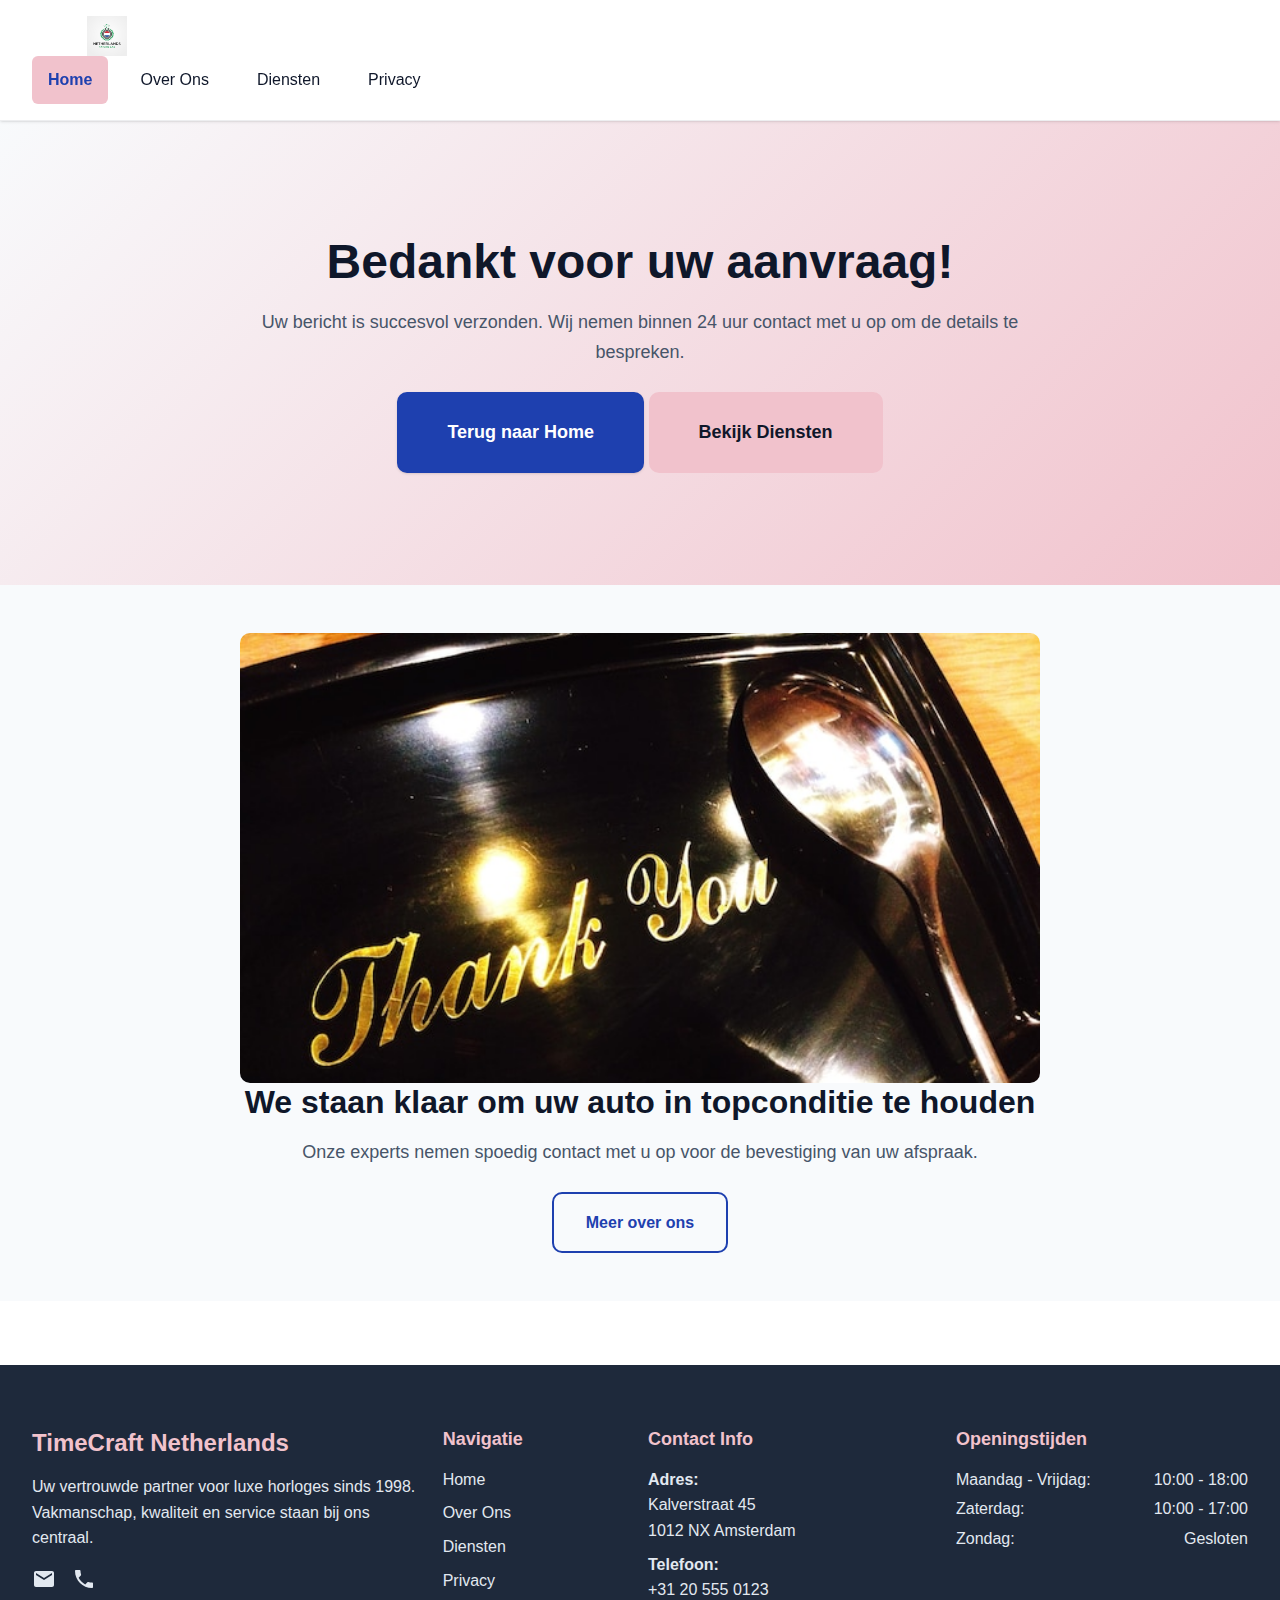
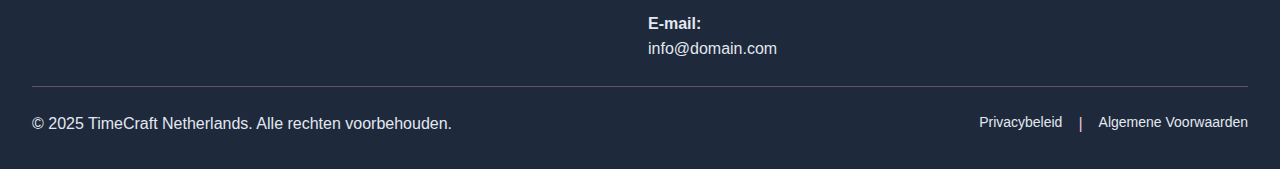
<file: thank_you.html>
<!DOCTYPE html><html lang="nl"><head>
  <meta charset="UTF-8">
  <meta name="viewport" content="width=device-width, initial-scale=1.0">
  <link rel="stylesheet" href="style.css">
  <link rel="icon" type="image/png" href="/favicon.png">
  <link rel="apple-touch-icon" href="/apple-touch-icon.png">
 </head>
 <body>
  <header class="l-header navbar navbar-expand-md sticky-top bg-white border-bottom" id="header">
   <div class="container">
    <a class="c-logo navbar-brand" href="/" aria-label="TimeCraft Netherlands Homepage"> 
     <div class="ratio" style="--bs-aspect-ratio: calc(40 / 150 * 100%)">
      <img src="img/netherlands-nature-lab-premium-vector-logo.jpg" alt="TimeCraft Netherlands Logo" width="150" height="40" class="img-fluid">
     </div> 
    </a>
    <button class="c-nav__toggle navbar-toggler" type="button" aria-controls="nav-menu" aria-expanded="false" aria-label="Toggle navigation menu"><span class="navbar-toggler-icon"></span></button>
    <div class="collapse navbar-collapse" id="nav-menu">
     <nav class="c-nav navbar-nav ms-auto" role="navigation">
      <a class="nav-link" href="/" aria-current="page">Home</a> <a class="nav-link" href="about.html">Over Ons</a> <a class="nav-link" href="services.html">Diensten</a> <a class="nav-link" href="privacy.html">Privacy</a>
     </nav>
    </div>
   </div>
  </header>
  <main>
   <section class="hero-section py-5 text-center" data-aos="fade-up">
    <div class="container py-md-5">
     <div class="row justify-content-center">
      <div class="col-12 col-lg-8">
       <h1 class="display-4 fw-bold mb-3">Bedankt voor uw aanvraag!</h1>
       <p class="lead mb-4">Uw bericht is succesvol verzonden. Wij nemen binnen 24 uur contact met u op om de details te bespreken.</p>
       <a href="index.html" class="c-button c-button--primary c-button--large me-sm-3">Terug naar Home</a> <a href="services.html" class="c-button c-button--secondary c-button--large mt-3 mt-sm-0">Bekijk Diensten</a>
      </div>
     </div>
    </div>
   </section>
   <section class="py-4 py-md-5 bg-light" data-aos="fade-up">
    <div class="container text-center">
     <div class="ratio ratio-16x9 mb-4" style="max-width:800px;margin:auto;">
      <img src="img/16940194.jpg" alt="Bedankt voor uw aanvraag bij AutoService Premium" class="img-fluid rounded" loading="lazy" width="800" height="450" style="object-fit:cover">
     </div>
     <h2 class="display-6 fw-bold mb-3">We staan klaar om uw auto in topconditie te houden</h2>
     <p class="lead text-muted mb-4">Onze experts nemen spoedig contact met u op voor de bevestiging van uw afspraak.</p>
     <a href="about.html" class="c-button c-button--outline">Meer over ons</a>
    </div>
   </section>
  </main>
  <footer class="l-footer bg-dark text-white py-4 py-md-5" role="contentinfo">
   <div class="container">
    <div class="row">
     <div class="col-lg-4 mb-4 mb-lg-0">
      <h3 class="h5 fw-semibold mb-3">TimeCraft Netherlands</h3>
      <p class="text-light mb-3">Uw vertrouwde partner voor luxe horloges sinds 1998. Vakmanschap, kwaliteit en service staan bij ons centraal.</p>
      <div class="d-flex gap-3">
       <a href="mailto:info@domain.com" class="text-light" aria-label="E-mail contact"> 
        <div class="ratio ratio-1x1" style="max-width: 24px;">
         <svg fill="currentColor" viewBox="0 0 24 24">
          <path d="M20 4H4c-1.1 0-1.99.9-1.99 2L2 18c0 1.1.9 2 2 2h16c1.1 0 2-.9 2-2V6c0-1.1-.9-2-2-2zm0 4l-8 5-8-5V6l8 5 8-5v2z"></path>
         </svg>
        </div> 
       </a> <a href="tel:+31205550123" class="text-light" aria-label="Telefoon contact"> 
        <div class="ratio ratio-1x1" style="max-width: 24px;">
         <svg fill="currentColor" viewBox="0 0 24 24">
          <path d="M6.62 10.79c1.44 2.83 3.76 5.14 6.59 6.59l2.2-2.2c.27-.27.67-.36 1.02-.24 1.12.37 2.33.57 3.57.57.55 0 1 .45 1 1V20c0 .55-.45 1-1 1-9.39 0-17-7.61-17-17 0-.55.45-1 1-1h3.5c.55 0 1 .45 1 1 0 1.25.2 2.45.57 3.57.11.35.03.74-.25 1.02l-2.2 2.2z"></path>
         </svg>
        </div> 
       </a>
      </div>
     </div>
     <div class="col-lg-2 col-md-6 mb-4 mb-lg-0">
      <h4 class="h6 fw-semibold mb-3">Navigatie</h4>
      <nav class="d-flex flex-column gap-2">
       <a href="/" class="text-light text-decoration-none">Home</a> <a href="about.html" class="text-light text-decoration-none">Over Ons</a> <a href="services.html" class="text-light text-decoration-none">Diensten</a> <a href="privacy.html" class="text-light text-decoration-none">Privacy</a>
      </nav>
     </div>
     <div class="col-lg-3 col-md-6 mb-4 mb-lg-0">
      <h4 class="h6 fw-semibold mb-3">Contact Info</h4>
      <address class="text-light mb-0">
       <div class="mb-2">
        <strong>Adres:</strong>
        <br>
        Kalverstraat 45
        <br>
        1012 NX Amsterdam
       </div>
       <div class="mb-2">
        <strong>Telefoon:</strong>
        <br>
        <a href="tel:+31205550123" class="text-light text-decoration-none">+31 20 555 0123</a>
       </div>
       <div>
        <strong>E-mail:</strong>
        <br>
        <a href="mailto:info@domain.com" class="text-light text-decoration-none">info@domain.com</a>
       </div>
      </address>
     </div>
     <div class="col-lg-3">
      <h4 class="h6 fw-semibold mb-3">Openingstijden</h4>
      <div class="text-light">
       <div class="d-flex justify-content-between mb-1">
        <span>Maandag - Vrijdag:</span> <span>10:00 - 18:00</span>
       </div>
       <div class="d-flex justify-content-between mb-1">
        <span>Zaterdag:</span> <span>10:00 - 17:00</span>
       </div>
       <div class="d-flex justify-content-between">
        <span>Zondag:</span> <span>Gesloten</span>
       </div>
      </div>
     </div>
    </div>
    <hr class="my-4 border-secondary">
    <div class="row align-items-center">
     <div class="col-md-6 text-center text-md-start mb-3 mb-md-0">
      <p class="text-light mb-0">© 2025 TimeCraft Netherlands. Alle rechten voorbehouden.</p>
     </div>
     <div class="col-md-6 text-center text-md-end">
      <nav class="d-flex justify-content-center justify-content-md-end gap-3">
       <a href="privacy.html" class="text-light text-decoration-none small">Privacybeleid</a> <span class="text-secondary">|</span> <a href="services.html" class="text-light text-decoration-none small">Algemene Voorwaarden</a>
      </nav>
     </div>
    </div>
   </div>
  </footer>
  <script src="script.js" defer=""></script>
 
</body></html>
</file>
<file: style.css>
:root {
  --color-primary: #1e40af;
  --color-primary-hover: #1e3a8a;
  --color-secondary: #f1c2cc;
  --color-accent: #e879a8;
  --color-success: #10b981;
  --color-warning: #f59e0b;
  --color-info: #3b82f6;
  --color-error: #ef4444;
  --color-neutral-dark: #1e293b;
  --color-neutral: #64748b;
  --color-neutral-light: #f1f5f9;
  --color-neutral-50: #f8fafc;
  --color-white: #ffffff;
  --color-glass: rgba(255, 255, 255, 0.95);
  --color-text-dark: #0f172a;
  --color-text-muted: #475569;
  --color-text-light: #e2e8f0;
  
  --font-family-base: -apple-system, BlinkMacSystemFont, "Segoe UI", Roboto, "Helvetica Neue", Arial, sans-serif;
  --font-size-base: 16px;
  --font-size-sm: 0.875rem;
  --font-size-md: 1rem;
  --font-size-lg: 1.125rem;
  --font-size-xl: 1.5rem;
  --font-size-xxl: 2rem;
  --font-size-display: clamp(2.5rem, 5vw, 3.5rem);
  --font-weight-regular: 400;
  --font-weight-medium: 500;
  --font-weight-semi-bold: 600;
  --font-weight-bold: 700;
  --line-height-base: 1.6;
  --line-height-heading: 1.2;
  
  --space-xs: 4px;
  --space-sm: 8px;
  --space-md: 16px;
  --space-lg: 24px;
  --space-xl: 32px;
  --space-xxl: 48px;
  --space-xxxl: 64px;
  
  --logo-w: 150px;
  --logo-h: 40px;
  --header-h: 72px;
  --container-max-w: 1280px;
  --container-padding: clamp(1rem, 4vw, 2rem);
  --z-nav: 1000;
  --z-overlay: 999;
  
  --transition-fast: 150ms ease-out;
  --transition-base: 250ms cubic-bezier(0.4, 0, 0.2, 1);
  --transition-slow: 400ms cubic-bezier(0.4, 0, 0.2, 1);
  --shadow-sm: 0 1px 3px 0 rgba(0, 0, 0, 0.1), 0 1px 2px -1px rgba(0, 0, 0, 0.1);
  --shadow-md: 0 4px 6px -1px rgba(0, 0, 0, 0.1), 0 2px 4px -2px rgba(0, 0, 0, 0.1);
  --shadow-lg: 0 10px 15px -3px rgba(0, 0, 0, 0.1), 0 4px 6px -4px rgba(0, 0, 0, 0.1);
  --shadow-xl: 0 20px 25px -5px rgba(0, 0, 0, 0.1), 0 8px 10px -6px rgba(0, 0, 0, 0.1);
  
  --glass-bg: rgba(255, 255, 255, 0.95);
  --glass-border: rgba(30, 41, 59, 0.08);
  --glass-backdrop: blur(16px);
  
  --border-radius-sm: 6px;
  --border-radius-md: 10px;
  --border-radius-lg: 14px;
  --border-radius-xl: 20px;
  --border-radius-full: 9999px;
}

*,
*::before,
*::after {
  box-sizing: border-box;
  margin: 0;
  padding: 0;
}

html {
  font-size: var(--font-size-base);
  scroll-behavior: smooth;
}

body {
  font-family: var(--font-family-base);
  font-size: var(--font-size-base);
  line-height: var(--line-height-base);
  color: var(--color-text-dark);
  background-color: var(--color-white);
  -webkit-font-smoothing: antialiased;
  -moz-osx-font-smoothing: grayscale;
  overflow-x: hidden;
  max-width: 100vw;
}

h1, h2, h3, h4, h5, h6 {
  font-weight: var(--font-weight-bold);
  line-height: var(--line-height-heading);
  color: var(--color-text-dark);
  margin-bottom: var(--space-md);
}

h1 { font-size: var(--font-size-display); }
h2 { font-size: var(--font-size-xxl); }
h3 { font-size: var(--font-size-xl); }
h4 { font-size: var(--font-size-lg); }
h5, h6 { font-size: var(--font-size-md); font-weight: var(--font-weight-semi-bold); }

.display-4 { font-size: clamp(2rem, 5vw, 3rem); }
.display-5 { font-size: clamp(1.75rem, 4vw, 2.5rem); }
.display-6 { font-size: clamp(1.5rem, 3.5vw, 2rem); }

p {
  margin-bottom: var(--space-md);
}

.lead {
  font-size: var(--font-size-lg);
  font-weight: var(--font-weight-regular);
  color: var(--color-text-muted);
  line-height: 1.7;
}

a {
  color: var(--color-primary);
  text-decoration: none;
  transition: color var(--transition-base);
}

a:hover,
a:focus {
  color: var(--color-accent);
}

img, svg, video, canvas, picture {
  display: block;
  max-width: 100%;
  height: auto;
}

.img-fluid {
  max-width: 100%;
  height: auto;
}

button, input, select, textarea {
  font: inherit;
}

button {
  cursor: pointer;
}

ul, ol {
  padding-left: var(--space-lg);
}

.list-unstyled {
  list-style: none;
  padding-left: 0;
}

.container {
  width: 100%;
  max-width: var(--container-max-w);
  margin-left: auto;
  margin-right: auto;
  padding-left: var(--container-padding);
  padding-right: var(--container-padding);
}

.row {
  display: flex;
  flex-wrap: wrap;
  margin-left: calc(var(--space-md) * -0.5);
  margin-right: calc(var(--space-md) * -0.5);
}

.row > * {
  padding-left: calc(var(--space-md) * 0.5);
  padding-right: calc(var(--space-md) * 0.5);
}

[class*="col-"] {
  width: 100%;
  min-width: 0;
}

.col-6 { width: 50%; }
.col-12 { width: 100%; }

@media (min-width: 768px) {
  .col-md-2 { width: 16.666667%; }
  .col-md-3 { width: 25%; }
  .col-md-4 { width: 33.333333%; }
  .col-md-6 { width: 50%; }
  .col-md-8 { width: 66.666667%; }
  .col-md-10 { width: 83.333333%; }
}

@media (min-width: 1024px) {
  .col-lg-2 { width: 16.666667%; }
  .col-lg-3 { width: 25%; }
  .col-lg-4 { width: 33.333333%; }
  .col-lg-6 { width: 50%; }
  .col-lg-8 { width: 66.666667%; }
}

.ratio {
  position: relative;
  width: 100%;
}

.ratio::before {
  content: '';
  display: block;
  padding-top: 100%;
}

.ratio-1x1::before { padding-top: 100%; }
.ratio-4x3::before { padding-top: 75%; }
.ratio-16x9::before { padding-top: 56.25%; }

.ratio > * {
  position: absolute;
  top: 0;
  left: 0;
  width: 100%;
  height: 100%;
  object-fit: cover;
}

.rounded { border-radius: var(--border-radius-md); }
.rounded-circle { border-radius: var(--border-radius-full); }
.shadow { box-shadow: var(--shadow-md); }
.shadow-sm { box-shadow: var(--shadow-sm); }
.shadow-lg { box-shadow: var(--shadow-lg); }

.overflow-hidden { overflow: hidden; }

.d-flex {
  display: flex;
}

.d-block {
  display: block;
}

.flex-column {
  flex-direction: column;
}

.flex-grow-1 {
  flex-grow: 1;
}

.align-items-center {
  align-items: center;
}

.align-items-start {
  align-items: flex-start;
}

.justify-content-center {
  justify-content: center;
}

.justify-content-between {
  justify-content: space-between;
}

.justify-content-md-end {
  justify-content: flex-end;
}

.gap-2 { gap: var(--space-sm); }
.gap-3 { gap: var(--space-md); }
.gap-4 { gap: var(--space-lg); }

.text-center {
  text-align: center;
}

.text-start {
  text-align: start;
}

.text-end {
  text-align: end;
}

@media (min-width: 768px) {
  .text-md-start { text-align: start; }
  .text-md-end { text-align: end; }
}

@media (min-width: 1024px) {
  .text-lg-start { text-align: start; }
  .text-lg-end { text-align: end; }
}

.text-primary { color: var(--color-primary); }
.text-secondary { color: var(--color-secondary); }
.text-success { color: var(--color-success); }
.text-warning { color: var(--color-warning); }
.text-info { color: var(--color-info); }
.text-error { color: var(--color-error); }
.text-dark { color: var(--color-text-dark); }
.text-muted { color: var(--color-text-muted); }
.text-light { color: var(--color-text-light); }

.text-decoration-none { text-decoration: none; }
.text-decoration-line-through { text-decoration: line-through; }

.fw-regular { font-weight: var(--font-weight-regular); }
.fw-medium { font-weight: var(--font-weight-medium); }
.fw-semibold { font-weight: var(--font-weight-semi-bold); }
.fw-bold { font-weight: var(--font-weight-bold); }

.small { font-size: var(--font-size-sm); }

.m-0 { margin: 0; }
.mb-0 { margin-bottom: 0; }
.mb-1 { margin-bottom: var(--space-xs); }
.mb-2 { margin-bottom: var(--space-sm); }
.mb-3 { margin-bottom: var(--space-md); }
.mb-4 { margin-bottom: var(--space-lg); }
.mb-5 { margin-bottom: var(--space-xl); }
.mt-auto { margin-top: auto; }
.mt-3 { margin-top: var(--space-md); }
.mt-4 { margin-top: var(--space-lg); }
.mt-5 { margin-top: var(--space-xl); }
.me-1 { margin-right: var(--space-xs); }
.me-3 { margin-right: var(--space-md); }
.ms-auto { margin-left: auto; }
.mx-auto { margin-left: auto; margin-right: auto; }
.my-4 { margin-top: var(--space-lg); margin-bottom: var(--space-lg); }

@media (min-width: 768px) {
  .mb-md-0 { margin-bottom: 0; }
  .mb-lg-0 { margin-bottom: 0; }
  .mt-sm-0 { margin-top: 0; }
}

.p-0 { padding: 0; }
.p-3 { padding: var(--space-md); }
.p-4 { padding: var(--space-lg); }
.py-3 { padding-top: var(--space-md); padding-bottom: var(--space-md); }
.py-4 { padding-top: var(--space-lg); padding-bottom: var(--space-lg); }
.py-5 { padding-top: var(--space-xxl); padding-bottom: var(--space-xxl); }
.px-3 { padding-left: var(--space-md); padding-right: var(--space-md); }
.py-2 { padding-top: var(--space-sm); padding-bottom: var(--space-sm); }

@media (min-width: 768px) {
  .py-md-5 { padding-top: var(--space-xxl); padding-bottom: var(--space-xxl); }
}

.bg-light { background-color: var(--color-neutral-50); }

.bg-primary { background-color: var(--color-primary); }
.bg-secondary { background-color: var(--color-secondary); }
.bg-success { background-color: var(--color-success); }
.bg-warning { background-color: var(--color-warning); }
.bg-white { background-color: var(--color-white); }

.border { border: 1px solid var(--glass-border); }
.border-0 { border: none; }
.border-bottom { border-bottom: 1px solid var(--glass-border); }
.border-secondary { border-color: rgba(241, 194, 204, 0.3); }

.w-100 { width: 100%; }
.h-100 { height: 100%; }
.min-vh-75 { min-height: 75vh; }

.sticky-top {
  position: sticky;
  top: 0;
  z-index: var(--z-nav);
}

.l-header {
  background: var(--glass-bg);
  backdrop-filter: var(--glass-backdrop);
  box-shadow: var(--shadow-sm);
  position: sticky;
  top: 0;
  z-index: var(--z-nav);
  transition: all var(--transition-base);
}

.navbar {
  display: flex;
  align-items: center;
  justify-content: space-between;
  padding: var(--space-md) 0;
  min-height: var(--header-h);
}

.navbar-brand {
  display: flex;
  align-items: center;
  font-weight: var(--font-weight-bold);
  font-size: var(--font-size-lg);
  color: var(--color-primary);
  text-decoration: none;
  transition: all var(--transition-base);
}

.navbar-brand:hover {
  color: var(--color-accent);
  transform: translateY(-1px);
}

.c-logo .ratio {
  width: var(--logo-w);
  height: var(--logo-h);
}

.c-logo .ratio::before {
  display: none;
}

.c-logo img {
  width: 100%;
  height: 100%;
  object-fit: contain;
  position: static;
}

.navbar-toggler {
  display: none;
  background: transparent;
  border: 2px solid var(--color-primary);
  border-radius: var(--border-radius-sm);
  padding: var(--space-sm) var(--space-md);
  cursor: pointer;
  transition: all var(--transition-base);
  min-width: 48px;
  min-height: 48px;
}

.navbar-toggler:hover,
.navbar-toggler:focus {
  background: var(--color-primary);
  outline: 2px solid var(--color-accent);
  outline-offset: 2px;
}

.navbar-toggler-icon {
  display: block;
  width: 24px;
  height: 2px;
  background: var(--color-primary);
  position: relative;
  transition: all var(--transition-base);
}

.navbar-toggler:hover .navbar-toggler-icon {
  background: var(--color-white);
}

.navbar-toggler-icon::before,
.navbar-toggler-icon::after {
  content: '';
  display: block;
  width: 24px;
  height: 2px;
  background: var(--color-primary);
  position: absolute;
  transition: all var(--transition-base);
}

.navbar-toggler:hover .navbar-toggler-icon::before,
.navbar-toggler:hover .navbar-toggler-icon::after {
  background: var(--color-white);
}

.navbar-toggler-icon::before {
  top: -8px;
}

.navbar-toggler-icon::after {
  bottom: -8px;
}

.navbar-toggler[aria-expanded="true"] .navbar-toggler-icon {
  background: transparent;
}

.navbar-toggler[aria-expanded="true"] .navbar-toggler-icon::before {
  transform: rotate(45deg);
  top: 0;
}

.navbar-toggler[aria-expanded="true"] .navbar-toggler-icon::after {
  transform: rotate(-45deg);
  bottom: 0;
}

.navbar-collapse {
  display: flex;
  align-items: center;
  flex-grow: 1;
}

.navbar-nav {
  display: flex;
  list-style: none;
  gap: var(--space-sm);
  margin: 0;
  padding: 0;
}

.nav-link {
  display: block;
  padding: var(--space-sm) var(--space-md);
  color: var(--color-text-dark);
  text-decoration: none;
  font-weight: var(--font-weight-medium);
  border-radius: var(--border-radius-sm);
  transition: all var(--transition-base);
  min-height: 48px;
  display: flex;
  align-items: center;
}

.nav-link:hover,
.nav-link:focus {
  color: var(--color-accent);
  background: var(--color-neutral-50);
  outline: 2px solid var(--color-accent);
  outline-offset: 2px;
}

.nav-link[aria-current="page"] {
  color: var(--color-primary);
  background: var(--color-secondary);
  font-weight: var(--font-weight-semi-bold);
}

@media (max-width: 767px) {
  .navbar-toggler {
    display: flex;
    align-items: center;
    justify-content: center;
  }

  .navbar-collapse {
    position: fixed;
    top: var(--header-h);
    left: 0;
    right: 0;
    background: var(--glass-bg);
    backdrop-filter: var(--glass-backdrop);
    box-shadow: var(--shadow-lg);
    max-height: 0;
    overflow: hidden;
    transition: max-height var(--transition-slow);
    flex-direction: column;
    align-items: stretch;
  }

  .navbar-collapse.show {
    max-height: 100vh;
    border-bottom: 1px solid var(--glass-border);
  }

  .navbar-nav {
    flex-direction: column;
    gap: 0;
    padding: var(--space-md);
  }

  .nav-link {
    padding: var(--space-md);
    border-radius: 0;
    border-bottom: 1px solid var(--glass-border);
  }

  .nav-link:last-child {
    border-bottom: none;
  }
}

@media (min-width: 768px) {
  .navbar-expand-md .navbar-toggler {
    display: none;
  }

  .navbar-expand-md .navbar-collapse {
    display: flex;
    position: static;
    max-height: none;
    overflow: visible;
  }

  .navbar-expand-md .navbar-nav {
    flex-direction: row;
  }
}

.c-button,
.btn {
  display: inline-flex;
  align-items: center;
  justify-content: center;
  padding: var(--space-md) var(--space-xl);
  font-size: var(--font-size-md);
  font-weight: var(--font-weight-semi-bold);
  text-decoration: none;
  border: 2px solid transparent;
  border-radius: var(--border-radius-md);
  cursor: pointer;
  transition: all var(--transition-base);
  min-height: 48px;
  white-space: nowrap;
  text-align: center;
}

.btn-primary,
.c-button--primary {
  background: var(--color-primary);
  color: var(--color-white);
  border-color: var(--color-primary);
  box-shadow: var(--shadow-sm);
}

.btn-primary:hover,
.c-button--primary:hover,
.btn-primary:focus,
.c-button--primary:focus {
  background: var(--color-primary-hover);
  border-color: var(--color-primary-hover);
  color: var(--color-white);
  box-shadow: var(--shadow-md);
  transform: translateY(-2px);
}

.btn-secondary,
.c-button--secondary {
  background: var(--color-secondary);
  color: var(--color-text-dark);
  border-color: var(--color-secondary);
}

.btn-secondary:hover,
.c-button--secondary:hover {
  background: var(--color-accent);
  border-color: var(--color-accent);
  color: var(--color-white);
}

.btn-outline-primary,
.c-button--outline {
  background: transparent;
  color: var(--color-primary);
  border-color: var(--color-primary);
}

.btn-outline-primary:hover,
.c-button--outline:hover {
  background: var(--color-primary);
  color: var(--color-white);
  border-color: var(--color-primary);
}

.btn-outline-secondary {
  background: transparent;
  color: var(--color-text-dark);
  border-color: var(--color-neutral);
}

.btn-outline-secondary:hover {
  background: var(--color-text-dark);
  color: var(--color-white);
  border-color: var(--color-text-dark);
}

.btn-light {
  background: var(--color-white);
  color: var(--color-primary);
  border-color: var(--color-white);
}

.btn-light:hover {
  background: var(--color-neutral-50);
  color: var(--color-primary);
  border-color: var(--color-neutral-50);
}

.btn-lg,
.c-button--large {
  padding: var(--space-lg) var(--space-xxl);
  font-size: var(--font-size-lg);
  min-height: 56px;
}

.btn:active,
.c-button:active {
  transform: translateY(0);
}

.btn:focus,
.c-button:focus {
  outline: 3px solid var(--color-accent);
  outline-offset: 2px;
}

.card,
.c-card {
  background: var(--color-white);
  border: 1px solid var(--glass-border);
  border-radius: var(--border-radius-lg);
  box-shadow: var(--shadow-sm);
  transition: all var(--transition-base);
  overflow: hidden;
}

.card:hover,
.c-card:hover {
  box-shadow: var(--shadow-lg);
  transform: translateY(-4px);
  border-color: var(--color-accent);
}

.card-body {
  padding: var(--space-xl);
}

.card-title {
  font-size: var(--font-size-lg);
  font-weight: var(--font-weight-semi-bold);
  color: var(--color-text-dark);
  margin-bottom: var(--space-md);
}

.card-text {
  color: var(--color-text-muted);
  margin-bottom: var(--space-md);
}

.card-img-top {
  width: 100%;
  height: 100%;
  object-fit: cover;
  transition: transform var(--transition-slow);
}

.card:hover .card-img-top {
  transform: scale(1.05);
}

.l-hero,
.hero-section {
  background: linear-gradient(135deg, var(--color-neutral-50) 0%, var(--color-secondary) 100%);
  padding: var(--space-xxxl) 0;
  position: relative;
  overflow: hidden;
}

.l-about-snippet,
.l-offers,
.l-security,
.l-location,
.l-promo-banner,
.l-section {
  padding: var(--space-xxxl) 0;
}

.l-footer {
  background: var(--color-neutral-dark);
  color: var(--color-text-light);
  padding: var(--space-xxxl) 0 var(--space-xl) 0;
  margin-top: var(--space-xxxl);
}

.l-footer h3,
.l-footer h4,
.l-footer h5,
.l-footer h6 {
  color: var(--color-secondary);
  font-weight: var(--font-weight-semi-bold);
  margin-bottom: var(--space-md);
}

.l-footer p,
.l-footer address {
  color: var(--color-text-light);
}

.l-footer a {
  color: var(--color-text-light);
  text-decoration: none;
  transition: all var(--transition-base);
}

.l-footer a:hover,
.l-footer a:focus {
  color: var(--color-secondary);
}

.l-footer .ratio {
  width: 24px;
  height: 24px;
}

.l-footer .ratio::before {
  display: none;
}

.breadcrumb {
  display: flex;
  flex-wrap: wrap;
  list-style: none;
  padding: var(--space-md) 0;
  margin-bottom: var(--space-lg);
  background: transparent;
  gap: var(--space-sm);
}

.breadcrumb-item {
  display: flex;
  align-items: center;
  color: var(--color-text-muted);
  font-size: var(--font-size-sm);
}

.breadcrumb-item + .breadcrumb-item::before {
  content: '/';
  padding-right: var(--space-sm);
  color: var(--color-neutral);
}

.breadcrumb-item.active {
  color: var(--color-text-dark);
  font-weight: var(--font-weight-medium);
}

.breadcrumb-item a {
  color: var(--color-primary);
  text-decoration: none;
}

.breadcrumb-item a:hover {
  color: var(--color-accent);
  text-decoration: underline;
}

.timeline-container {
  position: relative;
}

.timeline-year {
  display: inline-block;
}

.badge {
  display: inline-block;
  padding: var(--space-sm) var(--space-md);
  font-size: var(--font-size-sm);
  font-weight: var(--font-weight-semi-bold);
  line-height: 1;
  color: var(--color-white);
  text-align: center;
  white-space: nowrap;
  vertical-align: baseline;
  border-radius: var(--border-radius-md);
}

.fs-6 {
  font-size: var(--font-size-md);
}

.form-label {
  display: block;
  margin-bottom: var(--space-sm);
  font-weight: var(--font-weight-medium);
  color: var(--color-text-dark);
}

.form-control,
.form-select,
.c-form__input,
.c-form__textarea,
.c-form__select {
  display: block;
  width: 100%;
  padding: var(--space-md);
  font-size: var(--font-size-md);
  line-height: var(--line-height-base);
  color: var(--color-text-dark);
  background-color: var(--color-white);
  border: 2px solid var(--glass-border);
  border-radius: var(--border-radius-md);
  transition: all var(--transition-base);
}

.form-control:focus,
.form-select:focus,
.c-form__input:focus,
.c-form__textarea:focus,
.c-form__select:focus {
  outline: none;
  border-color: var(--color-accent);
  box-shadow: 0 0 0 3px rgba(232, 121, 168, 0.2);
}

textarea.form-control,
.c-form__textarea {
  min-height: 120px;
  resize: vertical;
}

.form-check {
  display: flex;
  align-items: flex-start;
  gap: var(--space-sm);
  padding: 0;
  min-height: 24px;
}

.form-check-input,
.c-form__checkbox {
  width: 20px;
  height: 20px;
  margin-top: 2px;
  flex-shrink: 0;
  border: 2px solid var(--glass-border);
  border-radius: var(--border-radius-sm);
  background-color: var(--color-white);
  cursor: pointer;
  transition: all var(--transition-base);
}

.form-check-input:checked {
  background-color: var(--color-primary);
  border-color: var(--color-primary);
}

.form-check-input:focus {
  outline: 2px solid var(--color-accent);
  outline-offset: 2px;
}

.form-check-label,
.c-form__checkbox-label {
  cursor: pointer;
  user-select: none;
  line-height: 1.5;
  color: var(--color-text-dark);
}

.c-form__error {
  display: block;
  color: var(--color-error);
  font-size: var(--font-size-sm);
  margin-top: var(--space-sm);
  font-weight: var(--font-weight-medium);
}

.is-error .form-control,
.is-error .form-select {
  border-color: var(--color-error);
}

.table {
  width: 100%;
  margin-bottom: var(--space-lg);
  border-collapse: collapse;
}

.table th,
.table td {
  padding: var(--space-md);
  vertical-align: top;
  border-bottom: 1px solid var(--glass-border);
}

.table thead th {
  font-weight: var(--font-weight-semi-bold);
  background: var(--color-neutral-50);
  border-bottom: 2px solid var(--glass-border);
}

.table-striped tbody tr:nth-of-type(odd) {
  background: var(--color-neutral-50);
}

.table-responsive {
  overflow-x: auto;
  -webkit-overflow-scrolling: touch;
}

blockquote {
  padding: var(--space-lg);
  margin: 0 0 var(--space-lg);
  border-left: 4px solid var(--color-primary);
  background: var(--color-neutral-50);
  font-style: italic;
}

.blockquote p {
  margin-bottom: 0;
}

cite {
  font-style: normal;
  font-weight: var(--font-weight-medium);
}

hr {
  border: 0;
  border-top: 1px solid var(--glass-border);
  margin: var(--space-xl) 0;
}

address {
  font-style: normal;
  line-height: var(--line-height-base);
}

.c-content section {
  margin-bottom: var(--space-xxl);
}

.c-content h2 {
  margin-top: var(--space-xl);
}

.c-content ul,
.c-content ol {
  margin-bottom: var(--space-lg);
  padding-left: var(--space-xl);
}

.c-content li {
  margin-bottom: var(--space-sm);
}

@media (max-width: 767px) {
  .container {
    padding-left: var(--space-md);
    padding-right: var(--space-md);
  }

  .l-hero,
  .l-section,
  .hero-section {
    padding: var(--space-xl) 0;
  }

  .display-4,
  .display-5,
  .display-6,
  h1 {
    font-size: clamp(1.75rem, 6vw, 2.5rem);
  }

  .lead {
    font-size: var(--font-size-md);
  }

  .btn,
  .c-button {
    width: 100%;
    padding: var(--space-md);
  }

  .btn-lg,
  .c-button--large {
    padding: var(--space-lg);
  }

  .row > * {
    margin-bottom: var(--space-lg);
  }

  .card-body {
    padding: var(--space-lg);
  }

  [class*="col-"] {
    width: 100%;
  }

  .py-4 {
    padding-top: var(--space-xl);
    padding-bottom: var(--space-xl);
  }
}

@media (min-width: 768px) {
  .flex-sm-row {
    flex-direction: row;
  }
}

@media (min-width: 1024px) {
  .navbar-nav {
    gap: var(--space-md);
  }
}

.u-no-scroll {
  overflow: hidden;
}

.is-hidden {
  display: none;
}

.is-loading {
  pointer-events: none;
  cursor: wait;
}

[data-aos] {
  transition-property: transform, opacity;
  transition-duration: 0.6s;
  transition-timing-function: ease-out;
}

@media (prefers-reduced-motion: reduce) {
  *,
  *::before,
  *::after {
    animation-duration: 0.01ms !important;
    animation-iteration-count: 1 !important;
    transition-duration: 0.01ms !important;
    scroll-behavior: auto !important;
  }
}

@media print {
  .l-header,
  .navbar,
  .breadcrumb,
  button,
  .btn,
  .c-button {
    display: none;
  }

  body {
    background: white;
    color: black;
  }

  .card,
  .c-card {
    border: 1px solid #ccc;
    box-shadow: none;
  }
}

/* AUTO-FIX: bg-dark improved contrast */
.bg-dark > * {
  color:white!important;
}

/* AUTO-INJECTED: g-4 layout fix */
.g-4 > * {
  width: 100%;
}

/* --- AUTO-INJECTED: AOS mobile/tablet override --- */
@media (max-width: 1024px) {
  [data-aos="fade-left"],
  [data-aos="fade-right"] {
    transform: translateX(0) !important;
    opacity: 1 !important;
  }
  .c-logo__img {
    display: none!important;
  }
}
</file>
